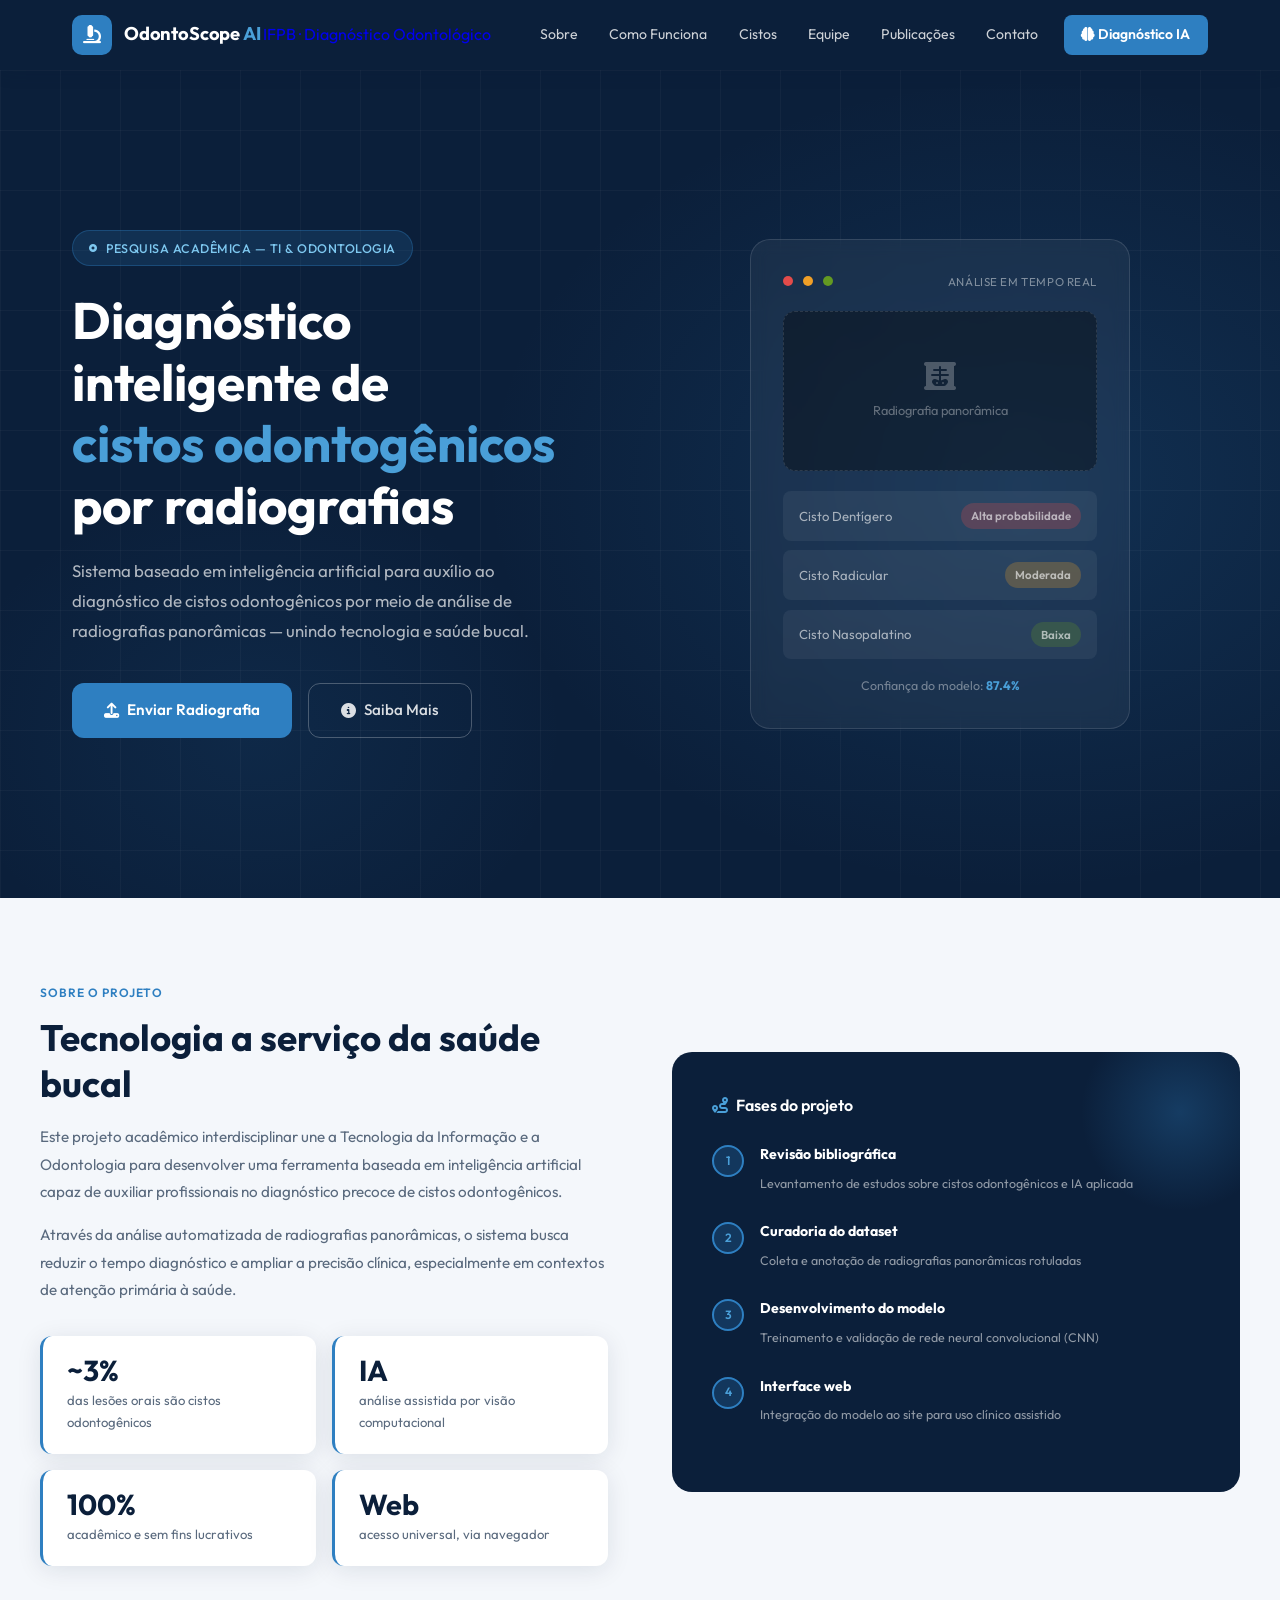
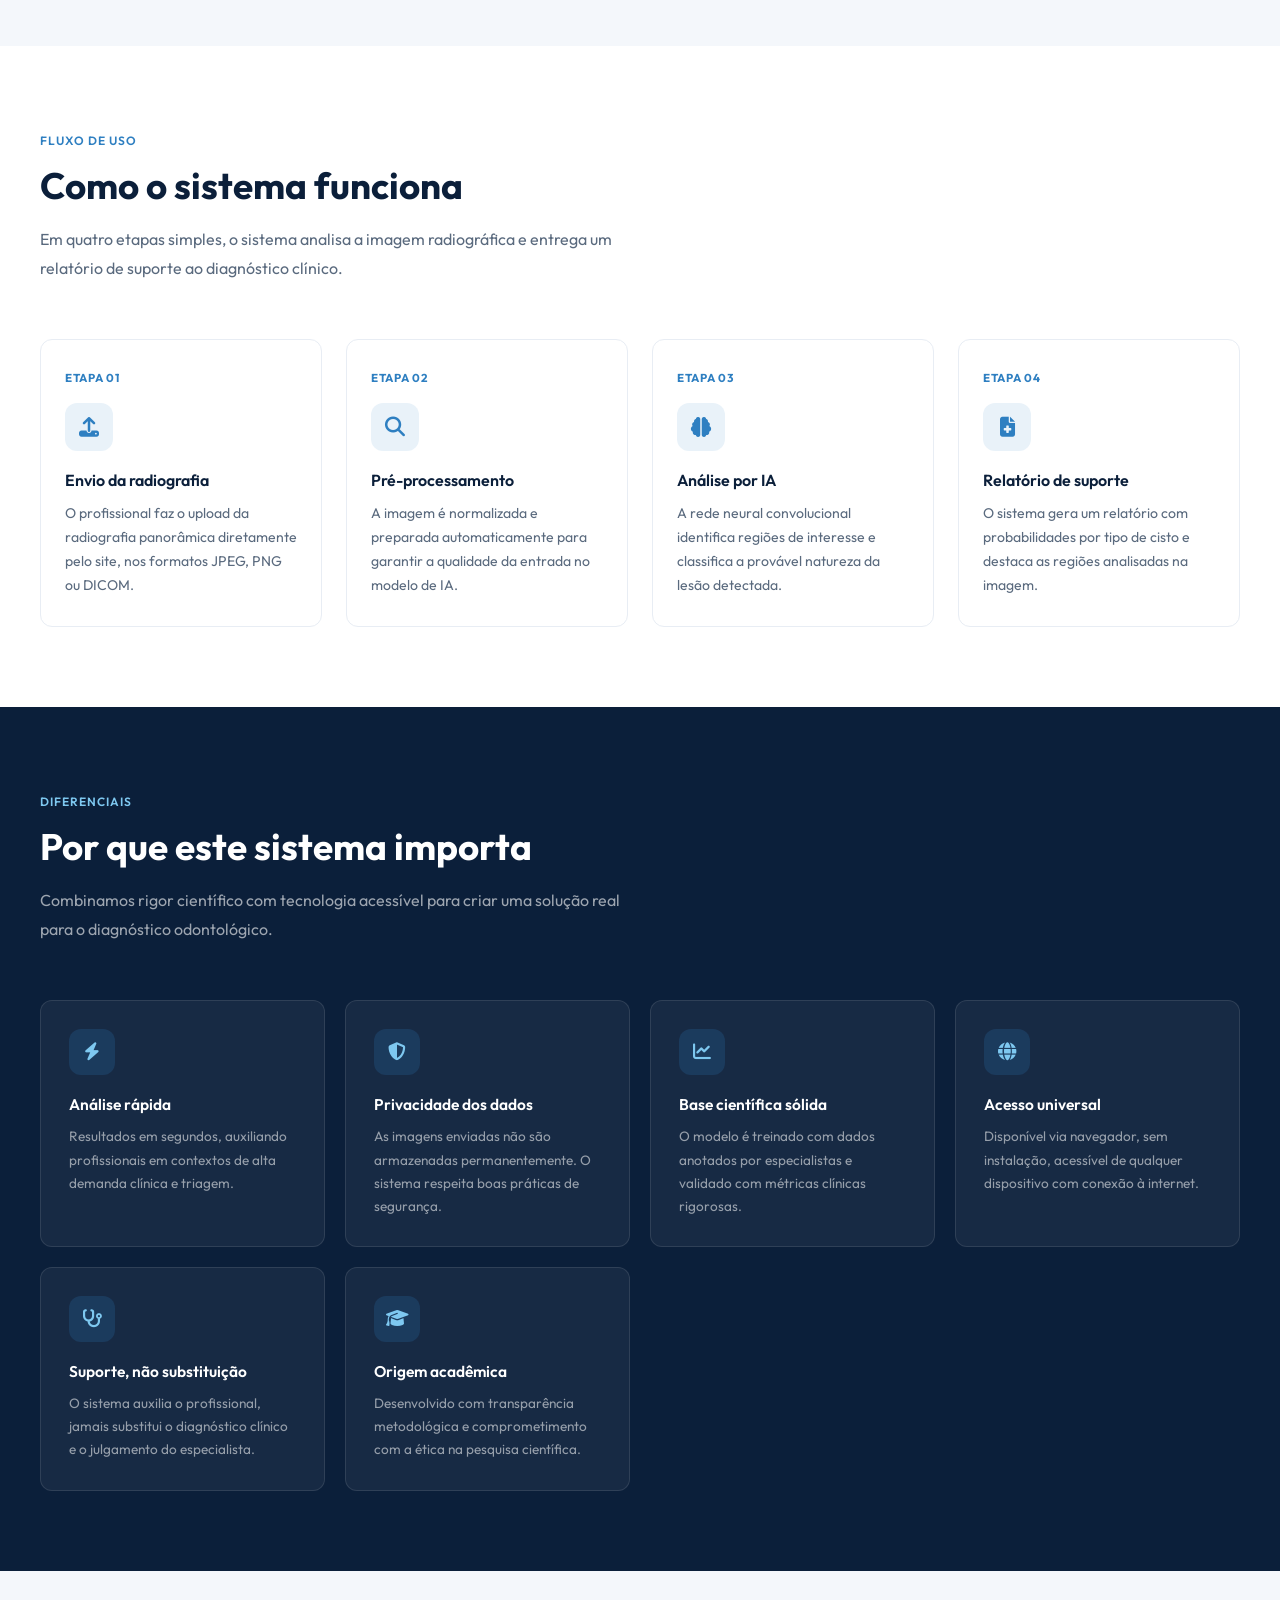
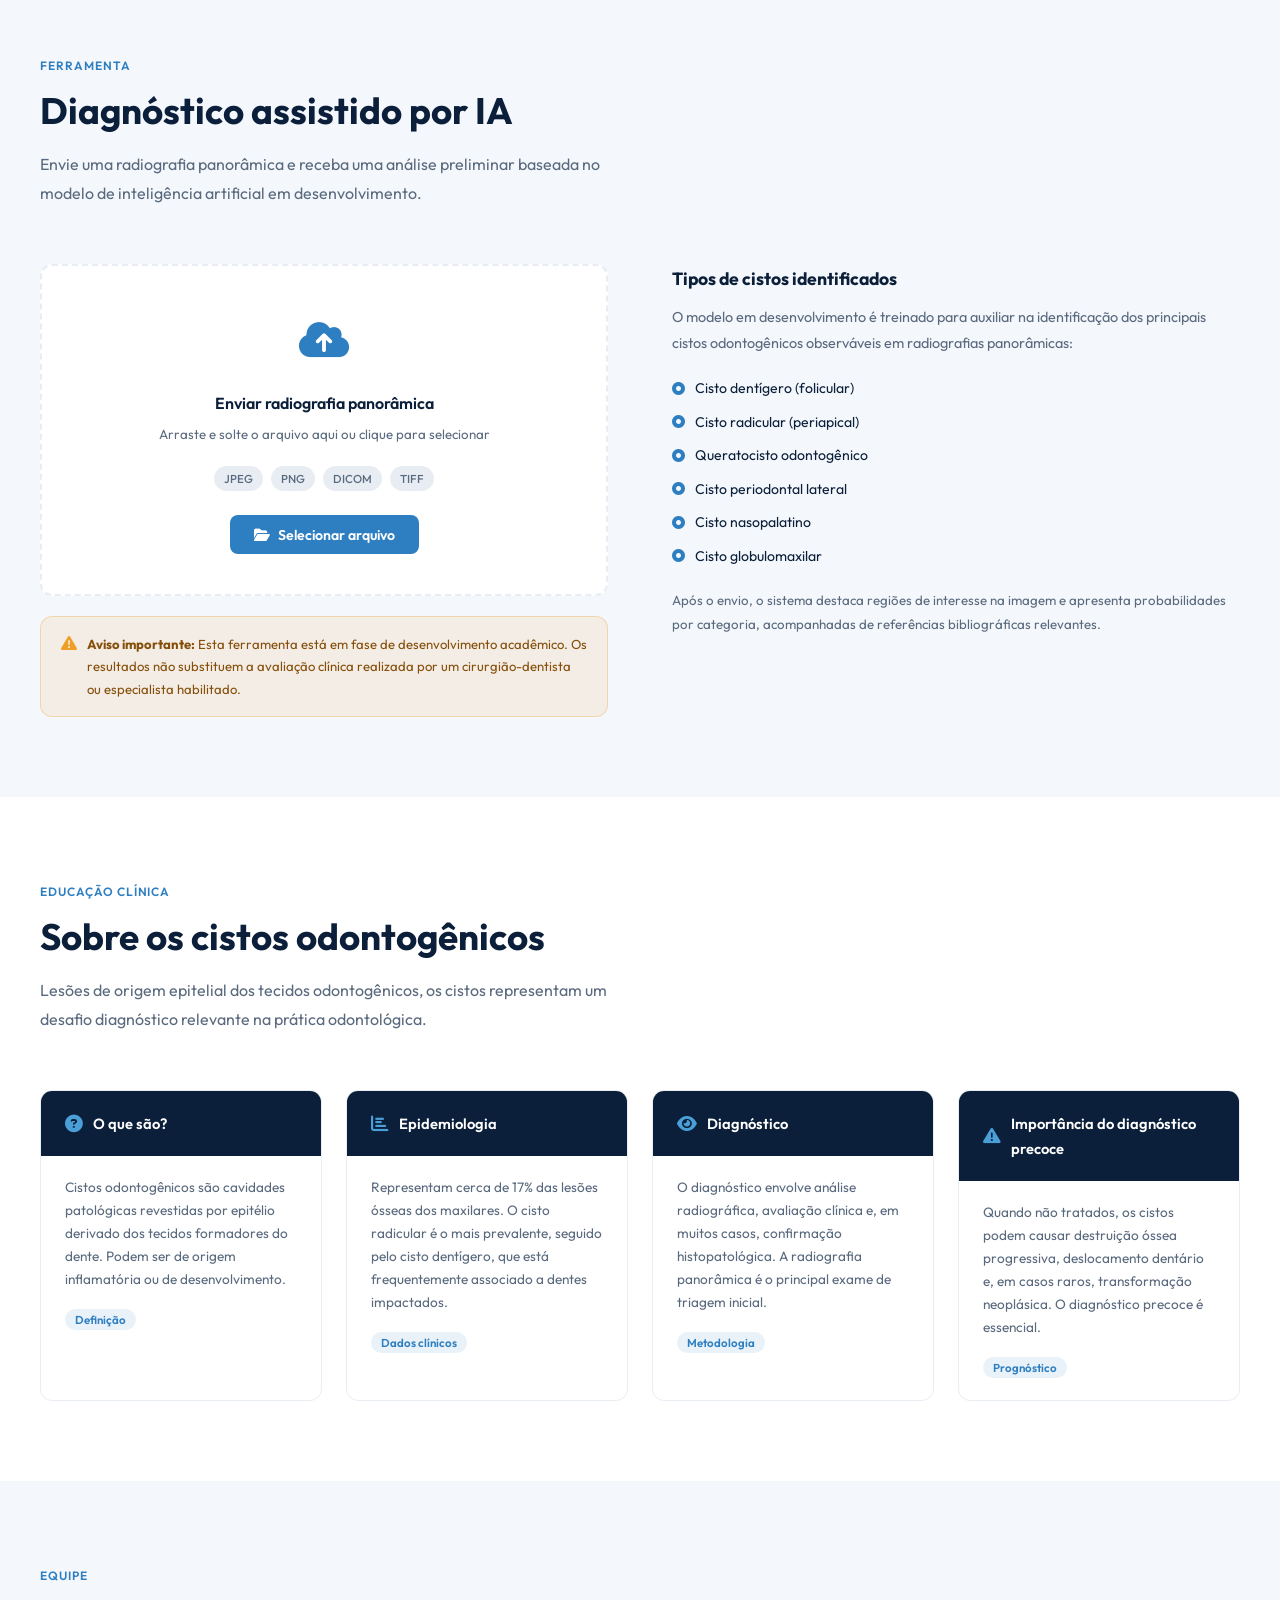
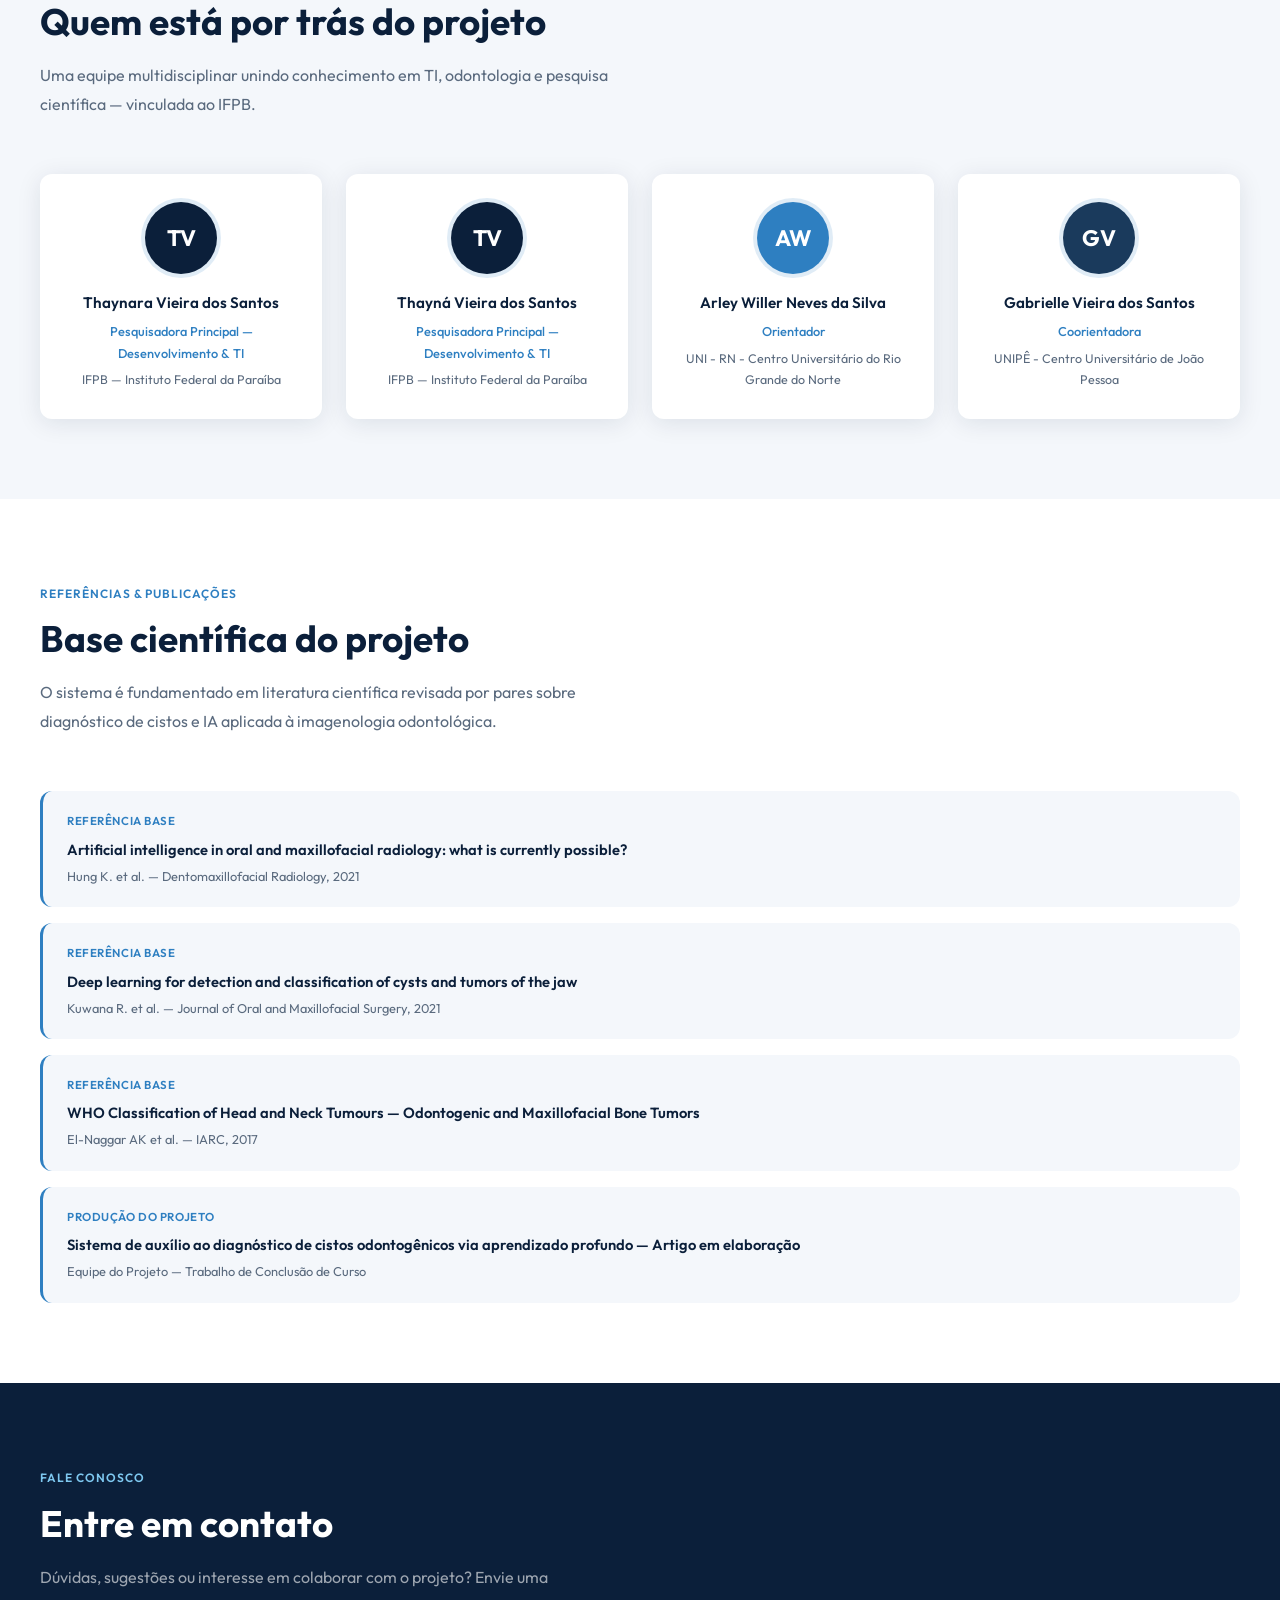
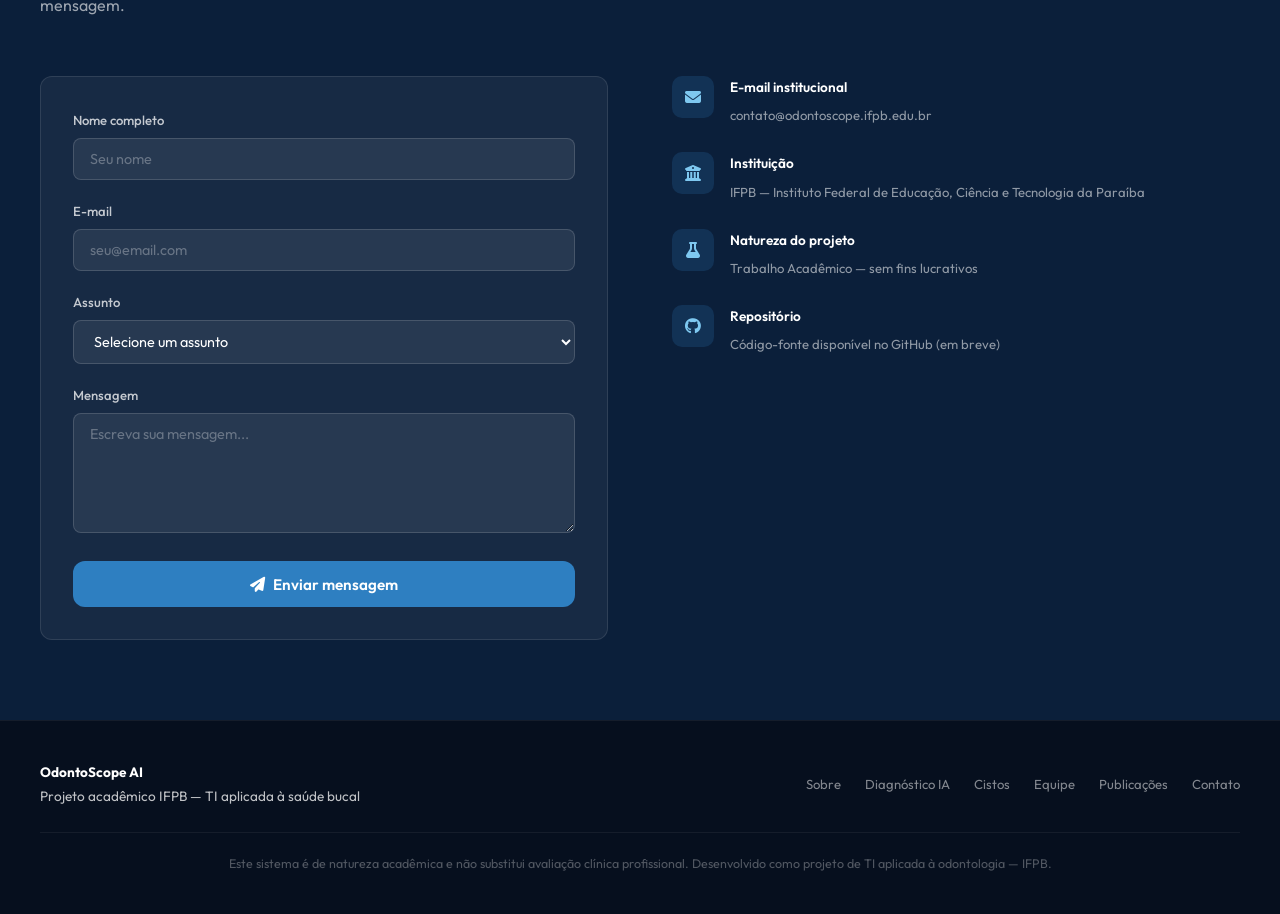
<file: index.html>
<!DOCTYPE html>
<html lang="pt-BR">
<head>
<meta charset="UTF-8">
<meta name="viewport" content="width=device-width, initial-scale=1.0">
<title>OdontoScope AI</title>
<link href="https://fonts.googleapis.com/css2?family=Outfit:wght@300;400;500;600;700&display=swap" rel="stylesheet">
<link rel="stylesheet" href="https://cdnjs.cloudflare.com/ajax/libs/font-awesome/6.5.0/css/all.min.css">
<style>
  *, *::before, *::after { box-sizing: border-box; margin: 0; padding: 0; }

  :root {
    --navy: #0B1F3A;
    --navy-mid: #102545;
    --navy-light: #1a3a5c;
    --accent: #2E7FC1;
    --accent-light: #4A9FD8;
    --white: #FFFFFF;
    --off-white: #F4F7FB;
    --gray-light: #E8EDF4;
    --gray-text: #5A6A7E;
    --text-dark: #0B1F3A;
    --font: 'Outfit', sans-serif;
    --radius: 12px;
    --shadow: 0 4px 24px rgba(11,31,58,0.10);
    --transition: 0.3s ease;
  }

  html { scroll-behavior: smooth; }

  body {
    font-family: var(--font);
    color: var(--text-dark);
    background: var(--white);
    line-height: 1.7;
    overflow-x: hidden;
  }

  /* ── HEADER ── */
  header {
    position: sticky;
    top: 0;
    z-index: 1000;
    background: var(--navy);
    box-shadow: 0 2px 16px rgba(11,31,58,0.18);
    transition: background var(--transition);
  }

  .header-inner {
    max-width: 1200px;
    margin: 0 auto;
    padding: 0 2rem;
    height: 70px;
    display: flex;
    align-items: center;
    justify-content: space-between;
  }

  .logo {
    display: flex;
    align-items: center;
    gap: 12px;
    text-decoration: none;
  }

  .logo-icon {
    width: 40px;
    height: 40px;
    background: var(--accent);
    border-radius: 10px;
    display: flex;
    align-items: center;
    justify-content: center;
    color: white;
    font-size: 18px;
    flex-shrink: 0;
  }

  .logo-text {
    color: var(--white);
    font-size: 1.15rem;
    font-weight: 700;
    line-height: 1.1;
    letter-spacing: -0.01em;
  }

  .logo-text .logo-ai {
    color: var(--accent-light);
    font-weight: 700;
  }

  nav { display: flex; align-items: center; gap: 0.25rem; }

  nav a {
    color: rgba(255,255,255,0.80);
    text-decoration: none;
    font-size: 0.88rem;
    font-weight: 400;
    padding: 0.45rem 0.85rem;
    border-radius: 8px;
    transition: all var(--transition);
    white-space: nowrap;
  }

  nav a:hover { color: var(--white); background: rgba(255,255,255,0.10); }

  .nav-cta {
    background: var(--accent) !important;
    color: var(--white) !important;
    font-weight: 600 !important;
    padding: 0.5rem 1.1rem !important;
    border-radius: 8px !important;
    margin-left: 0.5rem;
  }

  .nav-cta:hover { background: var(--accent-light) !important; }

  .hamburger {
    display: none;
    flex-direction: column;
    gap: 5px;
    background: none;
    border: none;
    cursor: pointer;
    padding: 4px;
  }

  .hamburger span {
    display: block;
    width: 24px;
    height: 2px;
    background: white;
    border-radius: 2px;
    transition: all var(--transition);
  }

  .mobile-nav {
    display: none;
    flex-direction: column;
    background: var(--navy-mid);
    padding: 1rem 2rem 1.5rem;
    border-top: 1px solid rgba(255,255,255,0.08);
  }

  .mobile-nav.open { display: flex; }

  .mobile-nav a {
    color: rgba(255,255,255,0.80);
    text-decoration: none;
    font-size: 0.95rem;
    padding: 0.65rem 0;
    border-bottom: 1px solid rgba(255,255,255,0.07);
    transition: color var(--transition);
  }

  .mobile-nav a:hover { color: var(--white); }
  .mobile-nav a:last-child { border-bottom: none; }

  /* ── HERO ── */
  .hero {
    background: var(--navy);
    min-height: 92vh;
    display: flex;
    align-items: center;
    position: relative;
    overflow: hidden;
  }

  .hero::before {
    content: '';
    position: absolute;
    inset: 0;
    background:
      radial-gradient(ellipse 60% 70% at 80% 50%, rgba(46,127,193,0.18) 0%, transparent 70%),
      radial-gradient(ellipse 40% 50% at 20% 80%, rgba(46,127,193,0.10) 0%, transparent 60%);
  }

  .hero-grid {
    position: absolute;
    inset: 0;
    background-image:
      linear-gradient(rgba(255,255,255,0.03) 1px, transparent 1px),
      linear-gradient(90deg, rgba(255,255,255,0.03) 1px, transparent 1px);
    background-size: 60px 60px;
  }

  .hero-inner {
    max-width: 1200px;
    margin: 0 auto;
    padding: 5rem 2rem;
    display: grid;
    grid-template-columns: 1fr 1fr;
    gap: 4rem;
    align-items: center;
    position: relative;
    z-index: 1;
  }

  .hero-badge {
    display: inline-flex;
    align-items: center;
    gap: 8px;
    background: rgba(46,127,193,0.18);
    border: 1px solid rgba(46,127,193,0.35);
    color: #7EC8F0;
    font-size: 0.78rem;
    font-weight: 500;
    padding: 0.4rem 1rem;
    border-radius: 50px;
    margin-bottom: 1.5rem;
    letter-spacing: 0.04em;
    text-transform: uppercase;
  }

  .hero-title {
    font-size: clamp(2rem, 4vw, 3.2rem);
    font-weight: 700;
    color: var(--white);
    line-height: 1.2;
    margin-bottom: 1.25rem;
  }

  .hero-title span { color: var(--accent-light); }

  .hero-desc {
    font-size: 1.05rem;
    color: rgba(255,255,255,0.68);
    max-width: 500px;
    margin-bottom: 2.25rem;
    line-height: 1.8;
  }

  .hero-actions { display: flex; gap: 1rem; flex-wrap: wrap; }

  .btn-primary {
    background: var(--accent);
    color: var(--white);
    font-family: var(--font);
    font-size: 0.95rem;
    font-weight: 600;
    padding: 0.85rem 2rem;
    border-radius: var(--radius);
    border: none;
    cursor: pointer;
    text-decoration: none;
    display: inline-flex;
    align-items: center;
    gap: 8px;
    transition: all var(--transition);
  }

  .btn-primary:hover { background: var(--accent-light); transform: translateY(-2px); }

  .btn-outline {
    background: transparent;
    color: rgba(255,255,255,0.85);
    font-family: var(--font);
    font-size: 0.95rem;
    font-weight: 500;
    padding: 0.85rem 2rem;
    border-radius: var(--radius);
    border: 1px solid rgba(255,255,255,0.25);
    cursor: pointer;
    text-decoration: none;
    display: inline-flex;
    align-items: center;
    gap: 8px;
    transition: all var(--transition);
  }

  .btn-outline:hover { border-color: rgba(255,255,255,0.55); color: white; }

  .hero-visual {
    display: flex;
    justify-content: center;
    align-items: center;
  }

  .xray-card {
    background: rgba(255,255,255,0.05);
    border: 1px solid rgba(255,255,255,0.12);
    border-radius: 20px;
    padding: 2rem;
    width: 100%;
    max-width: 380px;
    backdrop-filter: blur(8px);
  }

  .xray-header {
    display: flex;
    align-items: center;
    gap: 10px;
    margin-bottom: 1.25rem;
  }

  .xray-dot { width: 10px; height: 10px; border-radius: 50%; }
  .dot-red { background: #E24B4A; }
  .dot-yellow { background: #EF9F27; }
  .dot-green { background: #639922; }

  .xray-label {
    margin-left: auto;
    font-size: 0.72rem;
    color: rgba(255,255,255,0.45);
    letter-spacing: 0.05em;
    text-transform: uppercase;
  }

  .xray-image-placeholder {
    background: rgba(0,0,0,0.35);
    border-radius: 12px;
    height: 160px;
    display: flex;
    flex-direction: column;
    align-items: center;
    justify-content: center;
    gap: 8px;
    color: rgba(255,255,255,0.35);
    font-size: 0.8rem;
    margin-bottom: 1.25rem;
    border: 1px dashed rgba(255,255,255,0.12);
    position: relative;
    overflow: hidden;
  }

  .xray-image-placeholder::after {
    content: '';
    position: absolute;
    top: 0; left: -60%;
    width: 40%; height: 100%;
    background: linear-gradient(90deg, transparent, rgba(255,255,255,0.04), transparent);
    animation: shimmer 2.5s infinite;
  }

  @keyframes shimmer { to { left: 120%; } }

  .xray-image-placeholder i { font-size: 2rem; color: rgba(255,255,255,0.25); }

  .result-bar {
    background: rgba(255,255,255,0.06);
    border-radius: 8px;
    padding: 0.75rem 1rem;
    margin-bottom: 0.6rem;
    display: flex;
    align-items: center;
    justify-content: space-between;
    font-size: 0.82rem;
  }

  .result-bar span { color: rgba(255,255,255,0.60); }

  .result-pill {
    font-size: 0.72rem;
    font-weight: 600;
    padding: 3px 10px;
    border-radius: 50px;
  }

  .pill-green { background: rgba(99,153,34,0.25); color: #97C459; }
  .pill-yellow { background: rgba(239,159,39,0.25); color: #FAC775; }
  .pill-red { background: rgba(226,75,74,0.25); color: #F09595; }

  .confidence {
    margin-top: 1rem;
    font-size: 0.78rem;
    color: rgba(255,255,255,0.40);
    text-align: center;
  }

  .confidence strong { color: var(--accent-light); }

  /* ── SECTIONS SHARED ── */
  section { padding: 5rem 2rem; }

  .container { max-width: 1200px; margin: 0 auto; }

  .section-tag {
    display: inline-block;
    font-size: 0.75rem;
    font-weight: 600;
    letter-spacing: 0.08em;
    text-transform: uppercase;
    color: var(--accent);
    margin-bottom: 0.75rem;
  }

  .section-title {
    font-size: clamp(1.6rem, 3vw, 2.3rem);
    font-weight: 700;
    color: var(--navy);
    margin-bottom: 1rem;
    line-height: 1.25;
  }

  .section-desc {
    font-size: 1rem;
    color: var(--gray-text);
    max-width: 580px;
    line-height: 1.8;
  }

  .section-head { margin-bottom: 3.5rem; }

  /* ── SOBRE ── */
  #sobre { background: var(--off-white); }

  .sobre-grid {
    display: grid;
    grid-template-columns: 1fr 1fr;
    gap: 4rem;
    align-items: center;
  }

  .sobre-stats {
    display: grid;
    grid-template-columns: 1fr 1fr;
    gap: 1rem;
    margin-top: 2rem;
  }

  .stat-card {
    background: var(--white);
    border-radius: var(--radius);
    padding: 1.25rem 1.5rem;
    box-shadow: var(--shadow);
    border-left: 3px solid var(--accent);
  }

  .stat-number {
    font-size: 1.8rem;
    font-weight: 700;
    color: var(--navy);
    line-height: 1;
  }

  .stat-label {
    font-size: 0.82rem;
    color: var(--gray-text);
    margin-top: 0.3rem;
  }

  .sobre-image {
    background: var(--navy);
    border-radius: 20px;
    padding: 2.5rem;
    color: white;
    position: relative;
    overflow: hidden;
  }

  .sobre-image::before {
    content: '';
    position: absolute;
    top: -40px; right: -40px;
    width: 200px; height: 200px;
    background: radial-gradient(circle, rgba(46,127,193,0.3) 0%, transparent 70%);
  }

  .sobre-image-title {
    font-size: 1rem;
    font-weight: 600;
    margin-bottom: 1.5rem;
    position: relative;
    z-index: 1;
  }

  .timeline { position: relative; z-index: 1; }

  .timeline-item {
    display: flex;
    gap: 1rem;
    margin-bottom: 1.5rem;
  }

  .timeline-dot {
    width: 32px;
    height: 32px;
    border-radius: 50%;
    background: rgba(46,127,193,0.25);
    border: 2px solid var(--accent);
    display: flex;
    align-items: center;
    justify-content: center;
    font-size: 0.75rem;
    color: var(--accent-light);
    font-weight: 600;
    flex-shrink: 0;
    margin-top: 2px;
  }

  .timeline-text strong {
    display: block;
    font-size: 0.88rem;
    color: var(--white);
    margin-bottom: 2px;
  }

  .timeline-text span {
    font-size: 0.78rem;
    color: rgba(255,255,255,0.55);
  }

  /* ── COMO FUNCIONA ── */
  .steps-grid {
    display: grid;
    grid-template-columns: repeat(auto-fit, minmax(220px, 1fr));
    gap: 1.5rem;
  }

  .step-card {
    background: var(--white);
    border: 1px solid var(--gray-light);
    border-radius: var(--radius);
    padding: 1.75rem 1.5rem;
    transition: all var(--transition);
    position: relative;
  }

  .step-card:hover {
    box-shadow: var(--shadow);
    transform: translateY(-4px);
    border-color: rgba(46,127,193,0.25);
  }

  .step-number {
    font-size: 0.72rem;
    font-weight: 700;
    color: var(--accent);
    letter-spacing: 0.06em;
    text-transform: uppercase;
    margin-bottom: 1rem;
  }

  .step-icon {
    width: 48px;
    height: 48px;
    background: rgba(46,127,193,0.10);
    border-radius: 12px;
    display: flex;
    align-items: center;
    justify-content: center;
    color: var(--accent);
    font-size: 20px;
    margin-bottom: 1rem;
  }

  .step-card h3 {
    font-size: 1rem;
    font-weight: 600;
    color: var(--navy);
    margin-bottom: 0.5rem;
  }

  .step-card p {
    font-size: 0.88rem;
    color: var(--gray-text);
    line-height: 1.7;
  }

  /* ── DIFERENCIAIS ── */
  #diferenciais { background: var(--navy); }

  #diferenciais .section-title { color: var(--white); }
  #diferenciais .section-tag { color: #7EC8F0; }
  #diferenciais .section-desc { color: rgba(255,255,255,0.60); }

  .features-grid {
    display: grid;
    grid-template-columns: repeat(auto-fit, minmax(250px, 1fr));
    gap: 1.25rem;
  }

  .feature-card {
    background: rgba(255,255,255,0.05);
    border: 1px solid rgba(255,255,255,0.10);
    border-radius: var(--radius);
    padding: 1.75rem;
    transition: all var(--transition);
  }

  .feature-card:hover {
    background: rgba(255,255,255,0.08);
    border-color: rgba(46,127,193,0.35);
  }

  .feature-icon {
    width: 46px;
    height: 46px;
    background: rgba(46,127,193,0.20);
    border-radius: 12px;
    display: flex;
    align-items: center;
    justify-content: center;
    color: #7EC8F0;
    font-size: 18px;
    margin-bottom: 1rem;
  }

  .feature-card h3 {
    font-size: 0.97rem;
    font-weight: 600;
    color: var(--white);
    margin-bottom: 0.5rem;
  }

  .feature-card p {
    font-size: 0.85rem;
    color: rgba(255,255,255,0.55);
    line-height: 1.7;
  }

  /* ── DIAGNÓSTICO ── */
  #diagnostico { background: var(--off-white); }

  .diagnostico-wrapper {
    display: grid;
    grid-template-columns: 1fr 1fr;
    gap: 4rem;
    align-items: start;
  }

  .upload-area {
    background: var(--white);
    border: 2px dashed var(--gray-light);
    border-radius: var(--radius);
    padding: 2.5rem;
    text-align: center;
    transition: all var(--transition);
    cursor: pointer;
  }

  .upload-area:hover {
    border-color: var(--accent);
    background: rgba(46,127,193,0.03);
  }

  .upload-icon { font-size: 2.5rem; color: var(--accent); margin-bottom: 1rem; }

  .upload-area h3 { font-size: 1rem; font-weight: 600; color: var(--navy); margin-bottom: 0.4rem; }

  .upload-area p { font-size: 0.83rem; color: var(--gray-text); margin-bottom: 1.25rem; }

  .upload-formats {
    display: flex;
    gap: 0.5rem;
    justify-content: center;
    flex-wrap: wrap;
    margin-bottom: 1.5rem;
  }

  .format-tag {
    font-size: 0.72rem;
    font-weight: 500;
    background: var(--gray-light);
    color: var(--gray-text);
    padding: 3px 10px;
    border-radius: 50px;
  }

  .btn-upload {
    background: var(--accent);
    color: white;
    border: none;
    font-family: var(--font);
    font-size: 0.88rem;
    font-weight: 600;
    padding: 0.65rem 1.5rem;
    border-radius: 8px;
    cursor: pointer;
    transition: all var(--transition);
    display: inline-flex;
    align-items: center;
    gap: 8px;
  }

  .btn-upload:hover { background: var(--accent-light); }

  .aviso {
    background: rgba(239,159,39,0.10);
    border: 1px solid rgba(239,159,39,0.30);
    border-radius: var(--radius);
    padding: 1rem 1.25rem;
    margin-top: 1.25rem;
    display: flex;
    gap: 10px;
    align-items: flex-start;
    font-size: 0.82rem;
    color: #854F0B;
  }

  .aviso i { color: #EF9F27; font-size: 1rem; margin-top: 2px; flex-shrink: 0; }

  .diagnostico-info h3 {
    font-size: 1.1rem;
    font-weight: 700;
    color: var(--navy);
    margin-bottom: 0.75rem;
  }

  .diagnostico-info p {
    font-size: 0.9rem;
    color: var(--gray-text);
    line-height: 1.8;
    margin-bottom: 1.25rem;
  }

  .cist-list { list-style: none; display: flex; flex-direction: column; gap: 0.6rem; }

  .cist-list li {
    display: flex;
    align-items: center;
    gap: 10px;
    font-size: 0.88rem;
    color: var(--navy);
  }

  .cist-list li i { color: var(--accent); font-size: 0.8rem; }

  /* ── CISTOS ── */
  #cistos { background: var(--white); }

  .cistos-grid {
    display: grid;
    grid-template-columns: repeat(auto-fit, minmax(260px, 1fr));
    gap: 1.5rem;
    margin-top: 2rem;
  }

  .cisto-card {
    border: 1px solid var(--gray-light);
    border-radius: var(--radius);
    overflow: hidden;
    transition: all var(--transition);
  }

  .cisto-card:hover { box-shadow: var(--shadow); transform: translateY(-3px); }

  .cisto-card-header {
    background: var(--navy);
    padding: 1.25rem 1.5rem;
    display: flex;
    align-items: center;
    gap: 10px;
  }

  .cisto-card-header i { color: var(--accent-light); font-size: 1.1rem; }

  .cisto-card-header h3 {
    font-size: 0.92rem;
    font-weight: 600;
    color: var(--white);
  }

  .cisto-card-body { padding: 1.25rem 1.5rem; }

  .cisto-card-body p {
    font-size: 0.85rem;
    color: var(--gray-text);
    line-height: 1.7;
    margin-bottom: 0.85rem;
  }

  .cisto-badge {
    font-size: 0.72rem;
    font-weight: 600;
    padding: 3px 10px;
    border-radius: 50px;
    background: rgba(46,127,193,0.10);
    color: var(--accent);
  }

  /* ── EQUIPE ── */
  #equipe { background: var(--off-white); }

  .equipe-grid {
    display: grid;
    grid-template-columns: repeat(auto-fit, minmax(200px, 1fr));
    gap: 1.5rem;
  }

  .membro-card {
    background: var(--white);
    border-radius: var(--radius);
    padding: 1.75rem 1.25rem;
    text-align: center;
    box-shadow: var(--shadow);
    transition: all var(--transition);
    position: relative;
    overflow: hidden;
  }

  .membro-card::before {
    content: '';
    position: absolute;
    top: 0; left: 0; right: 0;
    height: 3px;
    background: linear-gradient(90deg, var(--accent), var(--accent-light));
    opacity: 0;
    transition: opacity var(--transition);
  }

  .membro-card:hover { transform: translateY(-4px); }
  .membro-card:hover::before { opacity: 1; }

  .avatar {
    width: 72px;
    height: 72px;
    border-radius: 50%;
    background: var(--navy);
    display: flex;
    align-items: center;
    justify-content: center;
    font-size: 1.4rem;
    font-weight: 700;
    color: white;
    margin: 0 auto 1rem;
    box-shadow: 0 0 0 4px rgba(46,127,193,0.15);
    transition: box-shadow var(--transition);
  }

  .membro-card:hover .avatar { box-shadow: 0 0 0 7px rgba(46,127,193,0.25); }

  .membro-card h3 { font-size: 0.95rem; font-weight: 600; color: var(--navy); margin-bottom: 0.3rem; }
  .membro-card .role { font-size: 0.8rem; color: var(--accent); font-weight: 500; margin-bottom: 0.3rem; }
  .membro-card .inst { font-size: 0.78rem; color: var(--gray-text); }

  /* ── PUBLICAÇÕES ── */
  #publicacoes { background: var(--white); }

  .pub-list { display: flex; flex-direction: column; gap: 1rem; }

  .pub-item {
    background: var(--off-white);
    border-radius: var(--radius);
    padding: 1.25rem 1.5rem;
    border-left: 3px solid var(--accent);
    transition: all var(--transition);
  }

  .pub-item:hover { box-shadow: var(--shadow); }

  .pub-year {
    font-size: 0.72rem;
    font-weight: 600;
    color: var(--accent);
    text-transform: uppercase;
    letter-spacing: 0.05em;
    margin-bottom: 0.35rem;
  }

  .pub-title { font-size: 0.92rem; font-weight: 600; color: var(--navy); margin-bottom: 0.25rem; }
  .pub-authors { font-size: 0.80rem; color: var(--gray-text); }

  /* ── CONTATO ── */
  #contato { background: var(--navy); }
  #contato .section-title { color: var(--white); }
  #contato .section-tag { color: #7EC8F0; }
  #contato .section-desc { color: rgba(255,255,255,0.60); }

  .contato-grid {
    display: grid;
    grid-template-columns: 1fr 1fr;
    gap: 4rem;
    align-items: start;
  }

  .contact-form {
    background: rgba(255,255,255,0.05);
    border: 1px solid rgba(255,255,255,0.10);
    border-radius: var(--radius);
    padding: 2rem;
  }

  .form-group { margin-bottom: 1.25rem; }

  .form-group label {
    display: block;
    font-size: 0.82rem;
    font-weight: 500;
    color: rgba(255,255,255,0.75);
    margin-bottom: 0.4rem;
  }

  .form-group input,
  .form-group textarea,
  .form-group select {
    width: 100%;
    background: rgba(255,255,255,0.07);
    border: 1px solid rgba(255,255,255,0.15);
    border-radius: 8px;
    padding: 0.7rem 1rem;
    color: white;
    font-family: var(--font);
    font-size: 0.9rem;
    outline: none;
    transition: border-color var(--transition);
  }

  .form-group input::placeholder,
  .form-group textarea::placeholder { color: rgba(255,255,255,0.30); }

  .form-group input:focus,
  .form-group textarea:focus { border-color: var(--accent); }

  .form-group textarea { resize: vertical; min-height: 120px; }

  .contact-info { display: flex; flex-direction: column; gap: 1.5rem; }

  .contact-item {
    display: flex;
    gap: 1rem;
    align-items: flex-start;
  }

  .contact-item-icon {
    width: 42px;
    height: 42px;
    background: rgba(46,127,193,0.20);
    border-radius: 10px;
    display: flex;
    align-items: center;
    justify-content: center;
    color: #7EC8F0;
    font-size: 16px;
    flex-shrink: 0;
  }

  .contact-item-text strong {
    display: block;
    font-size: 0.85rem;
    font-weight: 600;
    color: var(--white);
    margin-bottom: 2px;
  }

  .contact-item-text span { font-size: 0.82rem; color: rgba(255,255,255,0.55); }

  /* ── FOOTER ── */
  footer {
    background: #060F1E;
    padding: 2.5rem 2rem;
    border-top: 1px solid rgba(255,255,255,0.06);
  }

  .footer-inner {
    max-width: 1200px;
    margin: 0 auto;
    display: flex;
    align-items: center;
    justify-content: space-between;
    flex-wrap: wrap;
    gap: 1rem;
  }

  .footer-brand { color: rgba(255,255,255,0.75); font-size: 0.85rem; }
  .footer-brand strong { color: white; }

  .footer-links { display: flex; gap: 1.5rem; flex-wrap: wrap; }

  .footer-links a {
    color: rgba(255,255,255,0.50);
    text-decoration: none;
    font-size: 0.82rem;
    transition: color var(--transition);
  }

  .footer-links a:hover { color: rgba(255,255,255,0.85); }

  .footer-note {
    max-width: 1200px;
    margin: 1.5rem auto 0;
    padding-top: 1.25rem;
    border-top: 1px solid rgba(255,255,255,0.06);
    font-size: 0.78rem;
    color: rgba(255,255,255,0.30);
    text-align: center;
  }

  /* ── RESPONSIVE ── */
  @media (max-width: 900px) {
    .hero-inner { grid-template-columns: 1fr; gap: 3rem; }
    .hero-visual { order: -1; }
    .sobre-grid { grid-template-columns: 1fr; }
    .diagnostico-wrapper { grid-template-columns: 1fr; }
    .contato-grid { grid-template-columns: 1fr; }
  }

  @media (max-width: 768px) {
    nav { display: none; }
    .hamburger { display: flex; }
    section { padding: 3.5rem 1.25rem; }
    .sobre-stats { grid-template-columns: 1fr 1fr; }
    .footer-inner { flex-direction: column; text-align: center; }
    .footer-links { justify-content: center; }
    .back-to-top { bottom: 1.25rem; right: 1.25rem; }
  }

  @media (max-width: 480px) {
    .header-inner { padding: 0 1.25rem; }
    .hero-actions { flex-direction: column; }
    .btn-primary, .btn-outline { justify-content: center; }
    .sobre-stats { grid-template-columns: 1fr; }
  }

  /* ── SCROLL PROGRESS ── */
  .scroll-progress {
    position: fixed;
    top: 70px;
    left: 0;
    height: 3px;
    background: linear-gradient(90deg, var(--accent), var(--accent-light));
    width: 0%;
    z-index: 999;
    transition: width 0.08s linear;
  }

  /* ── BACK TO TOP ── */
  .back-to-top {
    position: fixed;
    bottom: 2rem;
    right: 2rem;
    width: 44px;
    height: 44px;
    background: var(--accent);
    color: white;
    border: none;
    border-radius: 50%;
    cursor: pointer;
    display: flex;
    align-items: center;
    justify-content: center;
    font-size: 16px;
    box-shadow: 0 4px 16px rgba(46,127,193,0.45);
    opacity: 0;
    transform: translateY(16px);
    transition: all var(--transition);
    z-index: 998;
  }

  .back-to-top.visible { opacity: 1; transform: translateY(0); }
  .back-to-top:hover { background: var(--accent-light); transform: translateY(-2px); }

  /* ── SCROLL REVEAL ── */
  .reveal {
    opacity: 0;
    transform: translateY(28px);
    transition: opacity 0.6s ease, transform 0.6s ease;
  }
  .reveal.visible { opacity: 1; transform: translateY(0); }

  /* ── PULSE ANIMATION ── */
  @keyframes pulse-dot { 0%,100%{opacity:1} 50%{opacity:0.25} }
  .pulse-dot { animation: pulse-dot 2s ease-in-out infinite; }

  /* ── SECTION DIVIDER ── */
  .section-divider {
    width: 48px;
    height: 3px;
    background: linear-gradient(90deg, var(--accent), var(--accent-light));
    border-radius: 2px;
    margin: 1rem 0 2rem;
  }

  /* ── NAV ACTIVE STATE ── */
  nav a.active {
    color: var(--white);
    background: rgba(255,255,255,0.10);
  }
</style>
</head>
<body>

<div class="scroll-progress" id="scrollProgress"></div>
<button class="back-to-top" id="backToTop" onclick="window.scrollTo({top:0,behavior:'smooth'})" aria-label="Voltar ao topo">
  <i class="fa-solid fa-arrow-up"></i>
</button>

<!-- HEADER -->
<header>
  <div class="header-inner">
    <a href="#inicio" class="logo">
      <div class="logo-icon"><i class="fa-solid fa-microscope"></i></div>
      <div>
        <span class="logo-text">OdontoScope <span class="logo-ai">AI</span></span>
        <span class="logo-tagline">IFPB · Diagnóstico Odontológico</span>
      </div>
    </a>
    <nav>
      <a href="#sobre">Sobre</a>
      <a href="#como-funciona">Como Funciona</a>
      <a href="#cistos">Cistos</a>
      <a href="#equipe">Equipe</a>
      <a href="#publicacoes">Publicações</a>
      <a href="#contato">Contato</a>
      <a href="#diagnostico" class="nav-cta"><i class="fa-solid fa-brain"></i> Diagnóstico IA</a>
    </nav>
    <button class="hamburger" id="hamburger" aria-label="Menu">
      <span></span><span></span><span></span>
    </button>
  </div>
  <div class="mobile-nav" id="mobile-nav">
    <a href="#sobre">Sobre o Projeto</a>
    <a href="#como-funciona">Como Funciona</a>
    <a href="#diferenciais">Diferenciais</a>
    <a href="#diagnostico">Diagnóstico por IA</a>
    <a href="#cistos">Cistos Odontogênicos</a>
    <a href="#equipe">Equipe</a>
    <a href="#publicacoes">Publicações</a>
    <a href="#contato">Contato</a>
  </div>
</header>

<!-- HERO -->
<section class="hero" id="inicio">
  <div class="hero-grid"></div>
  <div class="hero-inner">
    <div class="hero-content">
      <div class="hero-badge">
        <i class="fa-solid fa-circle-dot pulse-dot" style="font-size:8px;"></i>
        Pesquisa Acadêmica — TI & Odontologia
      </div>
      <h1 class="hero-title">
        Diagnóstico inteligente de<br>
        <span>cistos odontogênicos</span><br>
        por radiografias
      </h1>
      <p class="hero-desc">
        Sistema baseado em inteligência artificial para auxílio ao diagnóstico de cistos odontogênicos por meio de análise de radiografias panorâmicas — unindo tecnologia e saúde bucal.
      </p>
      <div class="hero-actions">
        <a href="#diagnostico" class="btn-primary">
          <i class="fa-solid fa-upload"></i> Enviar Radiografia
        </a>
        <a href="#sobre" class="btn-outline">
          <i class="fa-solid fa-circle-info"></i> Saiba Mais
        </a>
      </div>
    </div>

    <div class="hero-visual">
      <div class="xray-card">
        <div class="xray-header">
          <div class="xray-dot dot-red"></div>
          <div class="xray-dot dot-yellow"></div>
          <div class="xray-dot dot-green"></div>
          <span class="xray-label">Análise em tempo real</span>
        </div>
        <div class="xray-image-placeholder">
          <i class="fa-solid fa-x-ray"></i>
          <span>Radiografia panorâmica</span>
        </div>
        <div class="result-bar">
          <span>Cisto Dentígero</span>
          <span class="result-pill pill-red">Alta probabilidade</span>
        </div>
        <div class="result-bar">
          <span>Cisto Radicular</span>
          <span class="result-pill pill-yellow">Moderada</span>
        </div>
        <div class="result-bar">
          <span>Cisto Nasopalatino</span>
          <span class="result-pill pill-green">Baixa</span>
        </div>
        <p class="confidence">Confiança do modelo: <strong>87.4%</strong></p>
      </div>
    </div>
  </div>
</section>

<!-- SOBRE -->
<section id="sobre">
  <div class="container">
    <div class="sobre-grid">
      <div>
        <span class="section-tag">Sobre o Projeto</span>
        <h2 class="section-title">Tecnologia a serviço da saúde bucal</h2>
        <p style="color: var(--gray-text); font-size: 0.95rem; line-height: 1.8; margin-bottom: 1rem;">
          Este projeto acadêmico interdisciplinar une a Tecnologia da Informação e a Odontologia para desenvolver uma ferramenta baseada em inteligência artificial capaz de auxiliar profissionais no diagnóstico precoce de cistos odontogênicos.
        </p>
        <p style="color: var(--gray-text); font-size: 0.95rem; line-height: 1.8;">
          Através da análise automatizada de radiografias panorâmicas, o sistema busca reduzir o tempo diagnóstico e ampliar a precisão clínica, especialmente em contextos de atenção primária à saúde.
        </p>
        <div class="sobre-stats">
          <div class="stat-card">
            <div class="stat-number">~3%</div>
            <div class="stat-label">das lesões orais são cistos odontogênicos</div>
          </div>
          <div class="stat-card">
            <div class="stat-number">IA</div>
            <div class="stat-label">análise assistida por visão computacional</div>
          </div>
          <div class="stat-card">
            <div class="stat-number">100%</div>
            <div class="stat-label">acadêmico e sem fins lucrativos</div>
          </div>
          <div class="stat-card">
            <div class="stat-number">Web</div>
            <div class="stat-label">acesso universal, via navegador</div>
          </div>
        </div>
      </div>

      <div class="sobre-image">
        <p class="sobre-image-title"><i class="fa-solid fa-route" style="margin-right:8px; color: var(--accent-light);"></i>Fases do projeto</p>
        <div class="timeline">
          <div class="timeline-item">
            <div class="timeline-dot">1</div>
            <div class="timeline-text">
              <strong>Revisão bibliográfica</strong>
              <span>Levantamento de estudos sobre cistos odontogênicos e IA aplicada</span>
            </div>
          </div>
          <div class="timeline-item">
            <div class="timeline-dot">2</div>
            <div class="timeline-text">
              <strong>Curadoria do dataset</strong>
              <span>Coleta e anotação de radiografias panorâmicas rotuladas</span>
            </div>
          </div>
          <div class="timeline-item">
            <div class="timeline-dot">3</div>
            <div class="timeline-text">
              <strong>Desenvolvimento do modelo</strong>
              <span>Treinamento e validação de rede neural convolucional (CNN)</span>
            </div>
          </div>
          <div class="timeline-item">
            <div class="timeline-dot">4</div>
            <div class="timeline-text">
              <strong>Interface web</strong>
              <span>Integração do modelo ao site para uso clínico assistido</span>
            </div>
          </div>
        </div>
      </div>
    </div>
  </div>
</section>

<!-- COMO FUNCIONA -->
<section id="como-funciona">
  <div class="container">
    <div class="section-head">
      <span class="section-tag">Fluxo de Uso</span>
      <h2 class="section-title">Como o sistema funciona</h2>
      <p class="section-desc">Em quatro etapas simples, o sistema analisa a imagem radiográfica e entrega um relatório de suporte ao diagnóstico clínico.</p>
    </div>
    <div class="steps-grid">
      <div class="step-card">
        <div class="step-number">Etapa 01</div>
        <div class="step-icon"><i class="fa-solid fa-upload"></i></div>
        <h3>Envio da radiografia</h3>
        <p>O profissional faz o upload da radiografia panorâmica diretamente pelo site, nos formatos JPEG, PNG ou DICOM.</p>
      </div>
      <div class="step-card">
        <div class="step-number">Etapa 02</div>
        <div class="step-icon"><i class="fa-solid fa-magnifying-glass"></i></div>
        <h3>Pré-processamento</h3>
        <p>A imagem é normalizada e preparada automaticamente para garantir a qualidade da entrada no modelo de IA.</p>
      </div>
      <div class="step-card">
        <div class="step-number">Etapa 03</div>
        <div class="step-icon"><i class="fa-solid fa-brain"></i></div>
        <h3>Análise por IA</h3>
        <p>A rede neural convolucional identifica regiões de interesse e classifica a provável natureza da lesão detectada.</p>
      </div>
      <div class="step-card">
        <div class="step-number">Etapa 04</div>
        <div class="step-icon"><i class="fa-solid fa-file-medical"></i></div>
        <h3>Relatório de suporte</h3>
        <p>O sistema gera um relatório com probabilidades por tipo de cisto e destaca as regiões analisadas na imagem.</p>
      </div>
    </div>
  </div>
</section>

<!-- DIFERENCIAIS -->
<section id="diferenciais">
  <div class="container">
    <div class="section-head">
      <span class="section-tag">Diferenciais</span>
      <h2 class="section-title">Por que este sistema importa</h2>
      <p class="section-desc">Combinamos rigor científico com tecnologia acessível para criar uma solução real para o diagnóstico odontológico.</p>
    </div>
    <div class="features-grid">
      <div class="feature-card">
        <div class="feature-icon"><i class="fa-solid fa-bolt"></i></div>
        <h3>Análise rápida</h3>
        <p>Resultados em segundos, auxiliando profissionais em contextos de alta demanda clínica e triagem.</p>
      </div>
      <div class="feature-card">
        <div class="feature-icon"><i class="fa-solid fa-shield-halved"></i></div>
        <h3>Privacidade dos dados</h3>
        <p>As imagens enviadas não são armazenadas permanentemente. O sistema respeita boas práticas de segurança.</p>
      </div>
      <div class="feature-card">
        <div class="feature-icon"><i class="fa-solid fa-chart-line"></i></div>
        <h3>Base científica sólida</h3>
        <p>O modelo é treinado com dados anotados por especialistas e validado com métricas clínicas rigorosas.</p>
      </div>
      <div class="feature-card">
        <div class="feature-icon"><i class="fa-solid fa-globe"></i></div>
        <h3>Acesso universal</h3>
        <p>Disponível via navegador, sem instalação, acessível de qualquer dispositivo com conexão à internet.</p>
      </div>
      <div class="feature-card">
        <div class="feature-icon"><i class="fa-solid fa-stethoscope"></i></div>
        <h3>Suporte, não substituição</h3>
        <p>O sistema auxilia o profissional, jamais substitui o diagnóstico clínico e o julgamento do especialista.</p>
      </div>
      <div class="feature-card">
        <div class="feature-icon"><i class="fa-solid fa-graduation-cap"></i></div>
        <h3>Origem acadêmica</h3>
        <p>Desenvolvido com transparência metodológica e comprometimento com a ética na pesquisa científica.</p>
      </div>
    </div>
  </div>
</section>

<!-- DIAGNÓSTICO -->
<section id="diagnostico">
  <div class="container">
    <div class="section-head">
      <span class="section-tag">Ferramenta</span>
      <h2 class="section-title">Diagnóstico assistido por IA</h2>
      <p class="section-desc">Envie uma radiografia panorâmica e receba uma análise preliminar baseada no modelo de inteligência artificial em desenvolvimento.</p>
    </div>
    <div class="diagnostico-wrapper">
      <div>
        <div class="upload-area" id="uploadArea" onclick="document.getElementById('fileInput').click()">
          <div class="upload-icon"><i class="fa-solid fa-cloud-arrow-up"></i></div>
          <h3>Enviar radiografia panorâmica</h3>
          <p>Arraste e solte o arquivo aqui ou clique para selecionar</p>
          <div class="upload-formats">
            <span class="format-tag">JPEG</span>
            <span class="format-tag">PNG</span>
            <span class="format-tag">DICOM</span>
            <span class="format-tag">TIFF</span>
          </div>
          <button class="btn-upload" onclick="event.stopPropagation()">
            <i class="fa-solid fa-folder-open"></i> Selecionar arquivo
          </button>
          <input type="file" id="fileInput" style="display:none" accept="image/*" onchange="handleFile(this)">
        </div>
        <div class="aviso">
          <i class="fa-solid fa-triangle-exclamation"></i>
          <span><strong>Aviso importante:</strong> Esta ferramenta está em fase de desenvolvimento acadêmico. Os resultados não substituem a avaliação clínica realizada por um cirurgião-dentista ou especialista habilitado.</span>
        </div>
      </div>

      <div class="diagnostico-info">
        <h3>Tipos de cistos identificados</h3>
        <p>O modelo em desenvolvimento é treinado para auxiliar na identificação dos principais cistos odontogênicos observáveis em radiografias panorâmicas:</p>
        <ul class="cist-list">
          <li><i class="fa-solid fa-circle-dot"></i> Cisto dentígero (folicular)</li>
          <li><i class="fa-solid fa-circle-dot"></i> Cisto radicular (periapical)</li>
          <li><i class="fa-solid fa-circle-dot"></i> Queratocisto odontogênico</li>
          <li><i class="fa-solid fa-circle-dot"></i> Cisto periodontal lateral</li>
          <li><i class="fa-solid fa-circle-dot"></i> Cisto nasopalatino</li>
          <li><i class="fa-solid fa-circle-dot"></i> Cisto globulomaxilar</li>
        </ul>
        <p style="margin-top: 1.25rem; font-size: 0.83rem;">
          Após o envio, o sistema destaca regiões de interesse na imagem e apresenta probabilidades por categoria, acompanhadas de referências bibliográficas relevantes.
        </p>
      </div>
    </div>
  </div>
</section>

<!-- CISTOS ODONTOGÊNICOS -->
<section id="cistos">
  <div class="container">
    <div class="section-head">
      <span class="section-tag">Educação Clínica</span>
      <h2 class="section-title">Sobre os cistos odontogênicos</h2>
      <p class="section-desc">Lesões de origem epitelial dos tecidos odontogênicos, os cistos representam um desafio diagnóstico relevante na prática odontológica.</p>
    </div>
    <div class="cistos-grid">
      <div class="cisto-card">
        <div class="cisto-card-header">
          <i class="fa-solid fa-circle-question"></i>
          <h3>O que são?</h3>
        </div>
        <div class="cisto-card-body">
          <p>Cistos odontogênicos são cavidades patológicas revestidas por epitélio derivado dos tecidos formadores do dente. Podem ser de origem inflamatória ou de desenvolvimento.</p>
          <span class="cisto-badge">Definição</span>
        </div>
      </div>
      <div class="cisto-card">
        <div class="cisto-card-header">
          <i class="fa-solid fa-chart-bar"></i>
          <h3>Epidemiologia</h3>
        </div>
        <div class="cisto-card-body">
          <p>Representam cerca de 17% das lesões ósseas dos maxilares. O cisto radicular é o mais prevalente, seguido pelo cisto dentígero, que está frequentemente associado a dentes impactados.</p>
          <span class="cisto-badge">Dados clínicos</span>
        </div>
      </div>
      <div class="cisto-card">
        <div class="cisto-card-header">
          <i class="fa-solid fa-eye"></i>
          <h3>Diagnóstico</h3>
        </div>
        <div class="cisto-card-body">
          <p>O diagnóstico envolve análise radiográfica, avaliação clínica e, em muitos casos, confirmação histopatológica. A radiografia panorâmica é o principal exame de triagem inicial.</p>
          <span class="cisto-badge">Metodologia</span>
        </div>
      </div>
      <div class="cisto-card">
        <div class="cisto-card-header">
          <i class="fa-solid fa-triangle-exclamation"></i>
          <h3>Importância do diagnóstico precoce</h3>
        </div>
        <div class="cisto-card-body">
          <p>Quando não tratados, os cistos podem causar destruição óssea progressiva, deslocamento dentário e, em casos raros, transformação neoplásica. O diagnóstico precoce é essencial.</p>
          <span class="cisto-badge">Prognóstico</span>
        </div>
      </div>
    </div>
  </div>
</section>

<!-- EQUIPE -->
<section id="equipe">
  <div class="container">
    <div class="section-head">
      <span class="section-tag">Equipe</span>
      <h2 class="section-title">Quem está por trás do projeto</h2>
      <p class="section-desc">Uma equipe multidisciplinar unindo conhecimento em TI, odontologia e pesquisa científica — vinculada ao IFPB.</p>
    </div>
    <div class="equipe-grid">
      <div class="membro-card">
        <div class="avatar" style="background: var(--navy);">TV</div>
        <h3>Thaynara Vieira dos Santos</h3>
        <div class="role">Pesquisadora Principal — Desenvolvimento & TI</div>
        <div class="inst">IFPB — Instituto Federal da Paraíba</div>
      </div>
      <div class="membro-card">
        <div class="avatar" style="background: var(--navy);">TV</div>
        <h3>Thayná Vieira dos Santos</h3>
        <div class="role">Pesquisadora Principal — Desenvolvimento & TI</div>
        <div class="inst">IFPB — Instituto Federal da Paraíba</div>
      </div>
      <div class="membro-card">
        <div class="avatar" style="background: var(--accent);">AW</div>
        <h3>Arley Willer Neves da Silva</h3>
        <div class="role">Orientador</div>
        <div class="inst">UNI - RN - Centro Universitário do Rio Grande do Norte</div>
      </div>
      <div class="membro-card">
        <div class="avatar" style="background: var(--navy-light);">GV</div>
        <h3>Gabrielle Vieira dos Santos</h3>
        <div class="role">Coorientadora</div>
        <div class="inst">UNIPÊ - Centro Universitário de João Pessoa</div>
      </div>
    </div>
  </div>
</section>

<!-- PUBLICAÇÕES -->
<section id="publicacoes">
  <div class="container">
    <div class="section-head">
      <span class="section-tag">Referências & Publicações</span>
      <h2 class="section-title">Base científica do projeto</h2>
      <p class="section-desc">O sistema é fundamentado em literatura científica revisada por pares sobre diagnóstico de cistos e IA aplicada à imagenologia odontológica.</p>
    </div>
    <div class="pub-list">
      <div class="pub-item">
        <div class="pub-year">Referência Base</div>
        <div class="pub-title">Artificial intelligence in oral and maxillofacial radiology: what is currently possible?</div>
        <div class="pub-authors">Hung K. et al. — Dentomaxillofacial Radiology, 2021</div>
      </div>
      <div class="pub-item">
        <div class="pub-year">Referência Base</div>
        <div class="pub-title">Deep learning for detection and classification of cysts and tumors of the jaw</div>
        <div class="pub-authors">Kuwana R. et al. — Journal of Oral and Maxillofacial Surgery, 2021</div>
      </div>
      <div class="pub-item">
        <div class="pub-year">Referência Base</div>
        <div class="pub-title">WHO Classification of Head and Neck Tumours — Odontogenic and Maxillofacial Bone Tumors</div>
        <div class="pub-authors">El-Naggar AK et al. — IARC, 2017</div>
      </div>
      <div class="pub-item">
        <div class="pub-year">Produção do Projeto</div>
        <div class="pub-title">Sistema de auxílio ao diagnóstico de cistos odontogênicos via aprendizado profundo — Artigo em elaboração</div>
        <div class="pub-authors">Equipe do Projeto — Trabalho de Conclusão de Curso</div>
      </div>
    </div>
  </div>
</section>

<!-- CONTATO -->
<section id="contato">
  <div class="container">
    <div class="section-head">
      <span class="section-tag">Fale Conosco</span>
      <h2 class="section-title">Entre em contato</h2>
      <p class="section-desc">Dúvidas, sugestões ou interesse em colaborar com o projeto? Envie uma mensagem.</p>
    </div>
    <div class="contato-grid">
      <div class="contact-form">
        <div class="form-group">
          <label>Nome completo</label>
          <input type="text" placeholder="Seu nome">
        </div>
        <div class="form-group">
          <label>E-mail</label>
          <input type="email" placeholder="seu@email.com">
        </div>
        <div class="form-group">
          <label>Assunto</label>
          <select>
            <option value="" disabled selected>Selecione um assunto</option>
            <option>Colaboração acadêmica</option>
            <option>Dúvidas sobre o sistema</option>
            <option>Participar como voluntário</option>
            <option>Imprensa</option>
            <option>Outro</option>
          </select>
        </div>
        <div class="form-group">
          <label>Mensagem</label>
          <textarea placeholder="Escreva sua mensagem..."></textarea>
        </div>
        <button class="btn-primary" style="width:100%; justify-content:center;">
          <i class="fa-solid fa-paper-plane"></i> Enviar mensagem
        </button>
      </div>

      <div class="contact-info">
        <div class="contact-item">
          <div class="contact-item-icon"><i class="fa-solid fa-envelope"></i></div>
          <div class="contact-item-text">
            <strong>E-mail institucional</strong>
            <span>contato@odontoscope.ifpb.edu.br</span>
          </div>
        </div>
        <div class="contact-item">
          <div class="contact-item-icon"><i class="fa-solid fa-building-columns"></i></div>
          <div class="contact-item-text">
            <strong>Instituição</strong>
            <span>IFPB — Instituto Federal de Educação, Ciência e Tecnologia da Paraíba</span>
          </div>
        </div>
        <div class="contact-item">
          <div class="contact-item-icon"><i class="fa-solid fa-flask"></i></div>
          <div class="contact-item-text">
            <strong>Natureza do projeto</strong>
            <span>Trabalho Acadêmico — sem fins lucrativos</span>
          </div>
        </div>
        <div class="contact-item">
          <div class="contact-item-icon"><i class="fa-brands fa-github"></i></div>
          <div class="contact-item-text">
            <strong>Repositório</strong>
            <span>Código-fonte disponível no GitHub (em breve)</span>
          </div>
        </div>
      </div>
    </div>
  </div>
</section>

<!-- FOOTER -->
<footer>
  <div class="footer-inner">
    <div class="footer-brand">
      <strong>OdontoScope AI</strong><br>
      Projeto acadêmico IFPB — TI aplicada à saúde bucal
    </div>
    <div class="footer-links">
      <a href="#sobre">Sobre</a>
      <a href="#diagnostico">Diagnóstico IA</a>
      <a href="#cistos">Cistos</a>
      <a href="#equipe">Equipe</a>
      <a href="#publicacoes">Publicações</a>
      <a href="#contato">Contato</a>
    </div>
  </div>
  <p class="footer-note">
    Este sistema é de natureza acadêmica e não substitui avaliação clínica profissional. Desenvolvido como projeto de TI aplicada à odontologia — IFPB.
  </p>
</footer>

<script>
  const hamburger = document.getElementById('hamburger');
  const mobileNav = document.getElementById('mobile-nav');

  hamburger.addEventListener('click', () => {
    mobileNav.classList.toggle('open');
  });

  function closeMobileNav() {
    mobileNav.classList.remove('open');
  }

  function handleFile(input) {
    if (input.files && input.files[0]) {
      const area = document.getElementById('uploadArea');
      const file = input.files[0];
      area.innerHTML = `
        <div class="upload-icon" style="color: #639922;"><i class="fa-solid fa-circle-check"></i></div>
        <h3 style="color: var(--navy);">Arquivo selecionado</h3>
        <p>${file.name}</p>
        <p style="color: #639922; font-size: 0.82rem; font-weight: 600;">Aguardando integração com o modelo de IA</p>
        <button class="btn-upload" style="background: var(--gray-text); margin-top: 0.5rem;" onclick="resetUpload()">
          <i class="fa-solid fa-rotate-left"></i> Remover arquivo
        </button>
      `;
    }
  }

  function resetUpload() {
    const area = document.getElementById('uploadArea');
    area.innerHTML = `
      <div class="upload-icon"><i class="fa-solid fa-cloud-arrow-up"></i></div>
      <h3>Enviar radiografia panorâmica</h3>
      <p>Arraste e solte o arquivo aqui ou clique para selecionar</p>
      <div class="upload-formats">
        <span class="format-tag">JPEG</span>
        <span class="format-tag">PNG</span>
        <span class="format-tag">DICOM</span>
        <span class="format-tag">TIFF</span>
      </div>
      <button class="btn-upload" onclick="event.stopPropagation()">
        <i class="fa-solid fa-folder-open"></i> Selecionar arquivo
      </button>
      <input type="file" id="fileInput" style="display:none" accept="image/*" onchange="handleFile(this)">
    `;
    area.onclick = () => document.getElementById('fileInput').click();
  }

  // Smooth scroll
  document.querySelectorAll('a[href^="#"]').forEach(a => {
    a.addEventListener('click', e => {
      const target = document.querySelector(a.getAttribute('href'));
      if (target) {
        e.preventDefault();
        target.scrollIntoView({ behavior: 'smooth', block: 'start' });
        closeMobileNav();
      }
    });
  });

  // Scroll progress bar + back to top + nav ativo
  const progressBar = document.getElementById('scrollProgress');
  const backToTop = document.getElementById('backToTop');

  window.addEventListener('scroll', () => {
    const scrollTop = window.scrollY;
    const docHeight = document.documentElement.scrollHeight - window.innerHeight;
    const pct = docHeight > 0 ? (scrollTop / docHeight) * 100 : 0;
    if (progressBar) progressBar.style.width = pct + '%';
    if (backToTop) backToTop.classList.toggle('visible', scrollTop > 400);

    const sections = document.querySelectorAll('section[id]');
    let current = '';
    sections.forEach(s => {
      if (window.scrollY >= s.offsetTop - 120) current = s.getAttribute('id');
    });
    document.querySelectorAll('nav a').forEach(a => {
      a.classList.toggle('active', a.getAttribute('href') === '#' + current);
    });
  });

  // Scroll reveal
  const revealEls = document.querySelectorAll('.step-card, .feature-card, .membro-card, .cisto-card, .pub-item, .stat-card, .sobre-grid > div, .section-head');
  revealEls.forEach(el => el.classList.add('reveal'));

  const observer = new IntersectionObserver((entries) => {
    entries.forEach((entry, i) => {
      if (entry.isIntersecting) {
        setTimeout(() => entry.target.classList.add('visible'), i * 80);
        observer.unobserve(entry.target);
      }
    });
  }, { threshold: 0.12 });

  document.querySelectorAll('.reveal').forEach(el => observer.observe(el));
</script>
</body>
</html>
</file>
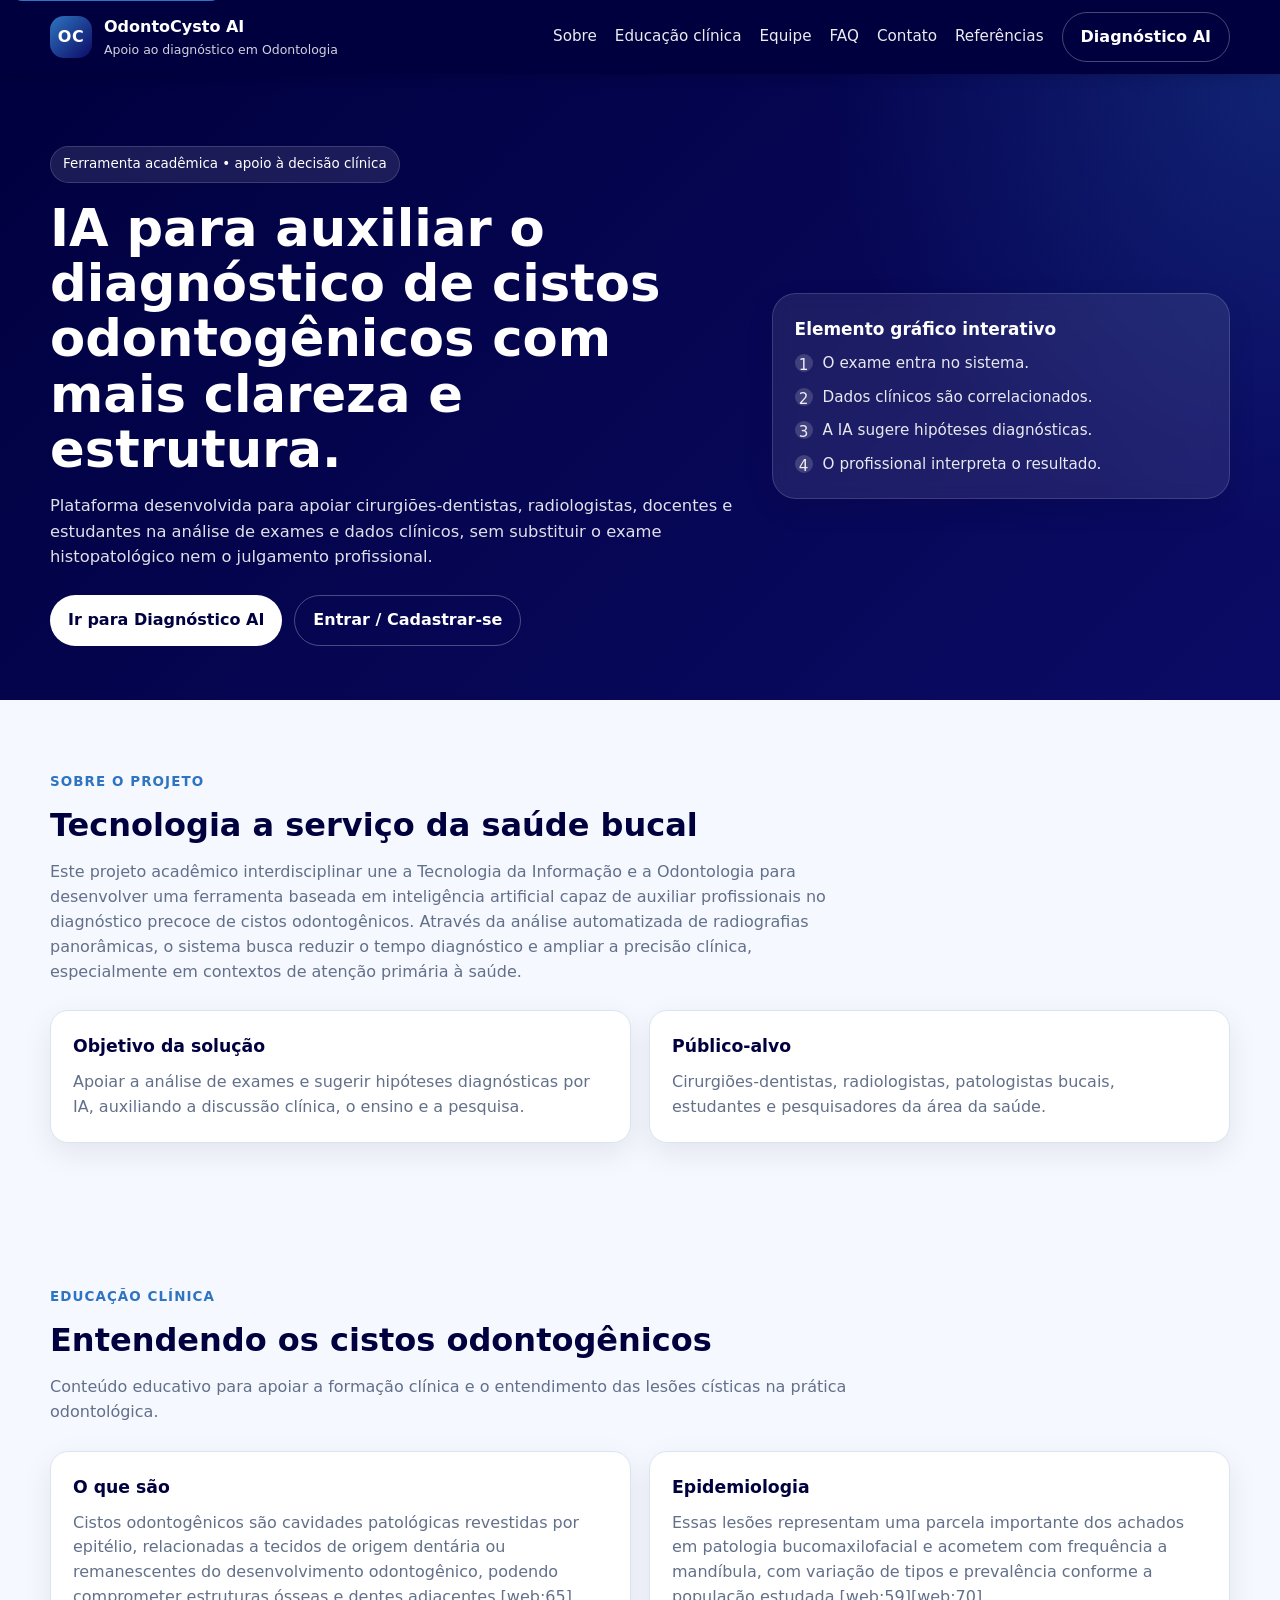
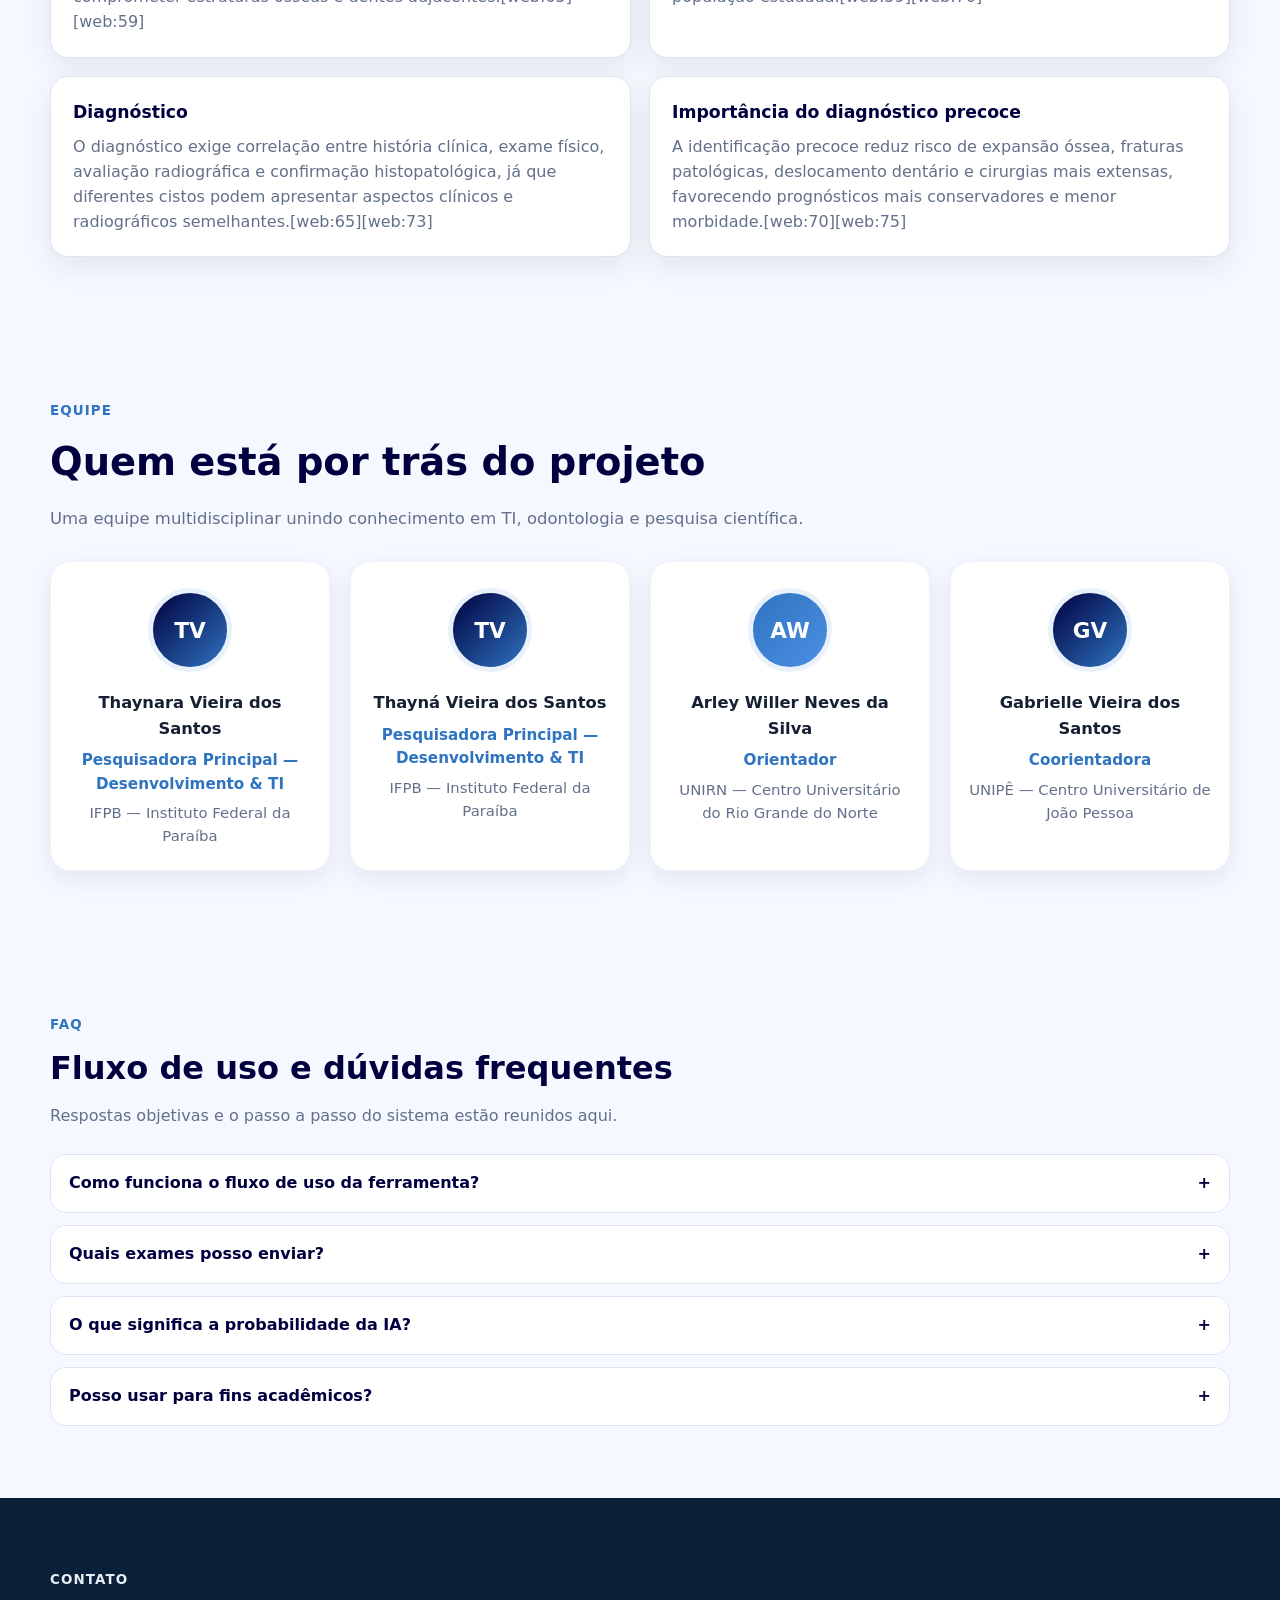
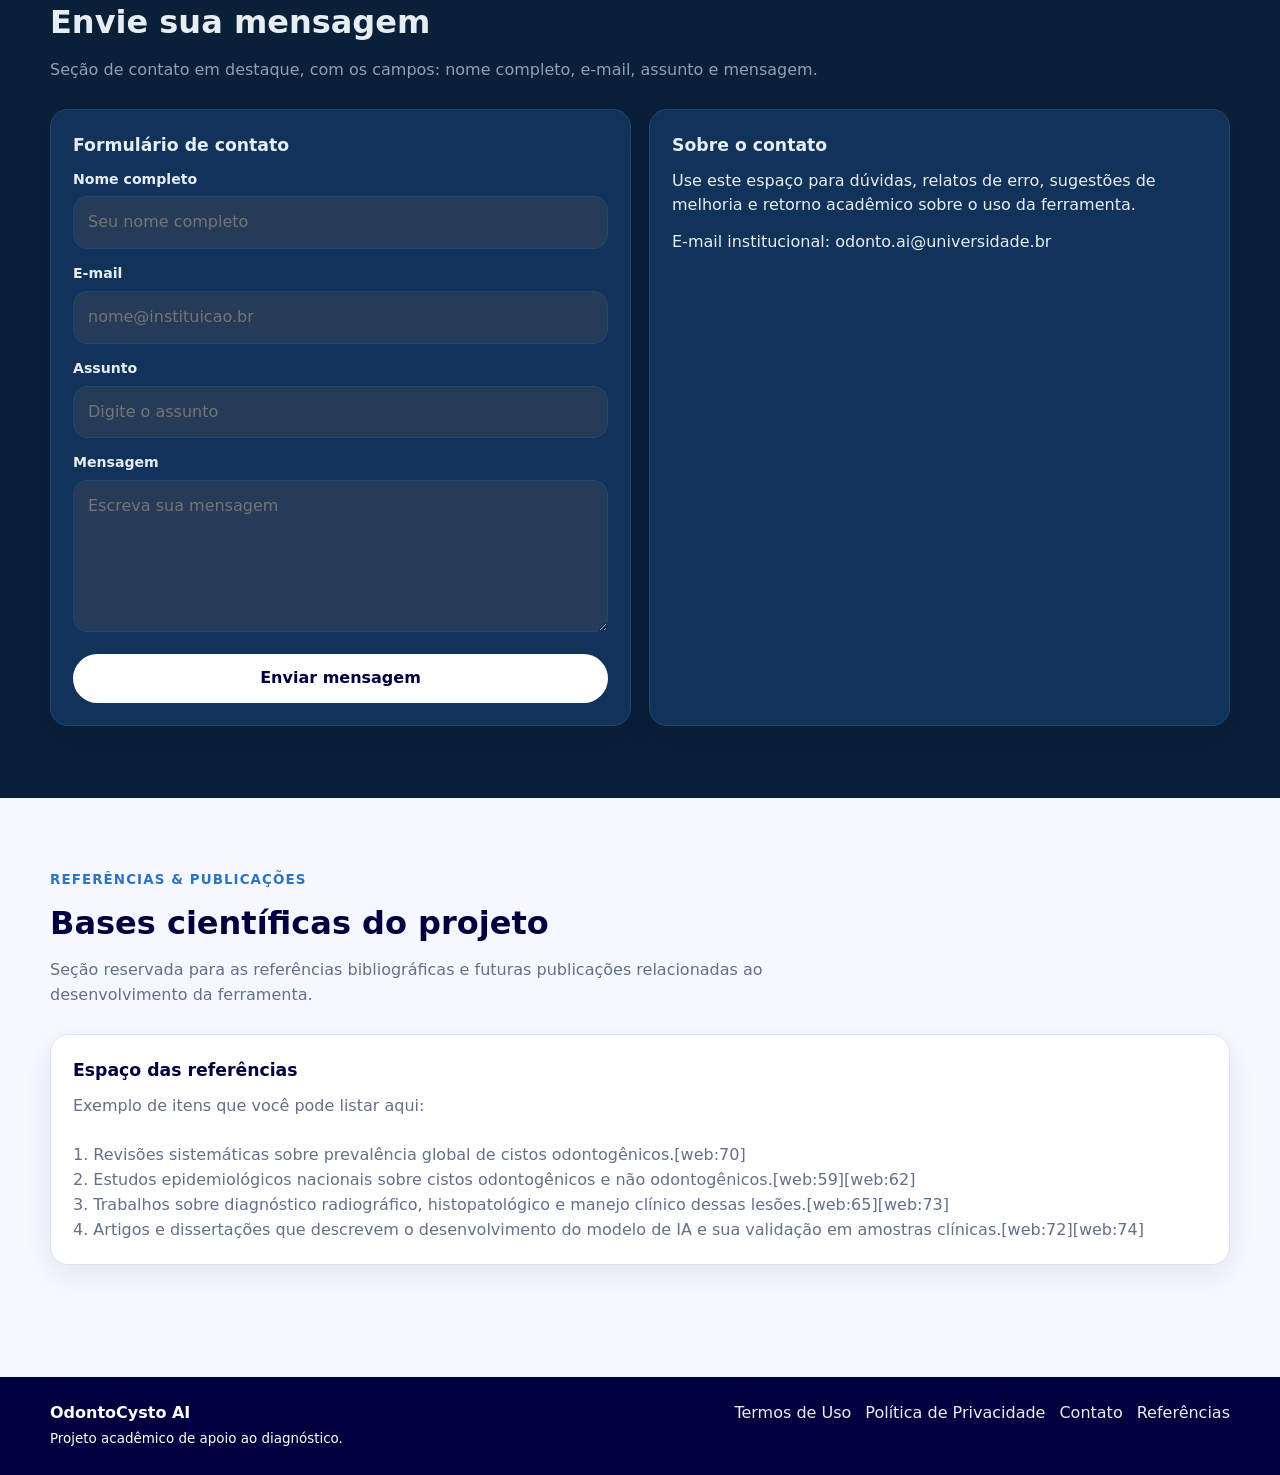
<file: public/index.html>
<!DOCTYPE html>
<html lang="pt-BR">
<head>
  <meta charset="UTF-8" />
  <meta name="viewport" content="width=device-width, initial-scale=1.0" />
  <title>OdontoCysto AI - Home</title>
  <link rel="stylesheet" href="style.css" />
</head>
<body>
  <a class="skip-link" href="#conteudo-principal">Pular para o conteúdo</a>

  <header class="topbar">
    <div class="container topbar-inner">
      <div class="brand">
        <div class="brand-mark" aria-hidden="true">OC</div>
        <div class="brand-text">
          <strong>OdontoCysto AI</strong>
          <span>Apoio ao diagnóstico em Odontologia</span>
        </div>
      </div>

      <nav class="nav" aria-label="Menu principal">
        <a href="#sobre">Sobre</a>
        <a href="#educacao-clinica">Educação clínica</a>
        <a href="#equipe">Equipe</a>
        <a href="#faq">FAQ</a>
        <a href="#suporte">Contato</a>
        <a href="#referencias">Referências</a>
        <button class="btn btn-outline" data-open-diagnostico>Diagnóstico AI</button>
      </nav>
    </div>
  </header>

  <main id="conteudo-principal">
    <!-- HERO / APRESENTAÇÃO -->
    <section class="hero">
      <div class="container hero-grid">
        <div>
          <div class="eyebrow">Ferramenta acadêmica • apoio à decisão clínica</div>
          <h1>IA para auxiliar o diagnóstico de cistos odontogênicos com mais clareza e estrutura.</h1>
          <p>
            Plataforma desenvolvida para apoiar cirurgiões-dentistas, radiologistas, docentes e estudantes
            na análise de exames e dados clínicos, sem substituir o exame histopatológico nem o julgamento profissional.
          </p>
          <div class="hero-actions">
            <button class="btn btn-primary" data-open-diagnostico>Ir para Diagnóstico AI</button>
            <button class="btn btn-outline" data-open-login>Entrar / Cadastrar-se</button>
          </div>
        </div>

        <aside class="hero-card" aria-label="Fluxo visual interativo">
          <h3>Elemento gráfico interativo</h3>
          <ul>
            <li><span class="dot" aria-hidden="true">1</span><span>O exame entra no sistema.</span></li>
            <li><span class="dot" aria-hidden="true">2</span><span>Dados clínicos são correlacionados.</span></li>
            <li><span class="dot" aria-hidden="true">3</span><span>A IA sugere hipóteses diagnósticas.</span></li>
            <li><span class="dot" aria-hidden="true">4</span><span>O profissional interpreta o resultado.</span></li>
          </ul>
        </aside>
      </div>
    </section>

    <!-- SOBRE O PROJETO -->
    <section id="sobre" class="section">
      <div class="container">
        <div class="section-title">
          <div class="kicker">Sobre o projeto</div>
          <h2>Tecnologia a serviço da saúde bucal</h2>
          <p>
            Este projeto acadêmico interdisciplinar une a Tecnologia da Informação e a Odontologia para desenvolver uma ferramenta baseada em inteligência artificial capaz de auxiliar profissionais no diagnóstico precoce de cistos odontogênicos.

Através da análise automatizada de radiografias panorâmicas, o sistema busca reduzir o tempo diagnóstico e ampliar a precisão clínica, especialmente em contextos de atenção primária à saúde.
          </p>
        </div>

        <div class="grid grid-2">
          <div class="card">
            <h3>Objetivo da solução</h3>
            <p>
              Apoiar a análise de exames e sugerir hipóteses diagnósticas por IA, auxiliando a discussão clínica,
              o ensino e a pesquisa.
            </p>
          </div>
          <div class="card">
            <h3>Público-alvo</h3>
            <p>
              Cirurgiões-dentistas, radiologistas, patologistas bucais, estudantes e pesquisadores da área da saúde.
            </p>
          </div>
        </div>
      </div>
    </section>

    <!-- EDUCAÇÃO CLÍNICA -->
    <section id="educacao-clinica" class="section">
      <div class="container">
        <div class="section-title">
          <div class="kicker">Educação clínica</div>
          <h2>Entendendo os cistos odontogênicos</h2>
          <p>
            Conteúdo educativo para apoiar a formação clínica e o entendimento das lesões císticas na prática odontológica.
          </p>
        </div>

        <div class="grid grid-2">
          <div class="card">
            <h3>O que são</h3>
            <p>
              Cistos odontogênicos são cavidades patológicas revestidas por epitélio, relacionadas a tecidos de origem dentária
              ou remanescentes do desenvolvimento odontogênico, podendo comprometer estruturas ósseas e dentes adjacentes.[web:65][web:59]
            </p>
          </div>
          <div class="card">
            <h3>Epidemiologia</h3>
            <p>
              Essas lesões representam uma parcela importante dos achados em patologia bucomaxilofacial e acometem com frequência
              a mandíbula, com variação de tipos e prevalência conforme a população estudada.[web:59][web:70]
            </p>
          </div>
          <div class="card">
            <h3>Diagnóstico</h3>
            <p>
              O diagnóstico exige correlação entre história clínica, exame físico, avaliação radiográfica e confirmação
              histopatológica, já que diferentes cistos podem apresentar aspectos clínicos e radiográficos semelhantes.[web:65][web:73]
            </p>
          </div>
          <div class="card">
            <h3>Importância do diagnóstico precoce</h3>
            <p>
              A identificação precoce reduz risco de expansão óssea, fraturas patológicas, deslocamento dentário e cirurgias
              mais extensas, favorecendo prognósticos mais conservadores e menor morbidade.[web:70][web:75]
            </p>
          </div>
        </div>
      </div>
    </section>

    <!-- EQUIPE -->
    <section id="equipe" class="section">
      <div class="container">
        <div class="team-header">
          <div class="kicker">Equipe</div>
          <h2>Quem está por trás do projeto</h2>
          <p>
            Uma equipe multidisciplinar unindo conhecimento em TI, odontologia e pesquisa científica.
          </p>
        </div>

        <div class="team-grid">
          <article class="team-card">
            <div class="avatar">TV</div>
            <h3>Thaynara Vieira dos Santos</h3>
            <div class="role">Pesquisadora Principal — Desenvolvimento & TI</div>
            <div class="affiliation">IFPB — Instituto Federal da Paraíba</div>
          </article>

          <article class="team-card">
            <div class="avatar">TV</div>
            <h3>Thayná Vieira dos Santos</h3>
            <div class="role">Pesquisadora Principal — Desenvolvimento & TI</div>
            <div class="affiliation">IFPB — Instituto Federal da Paraíba</div>
          </article>

          <article class="team-card">
            <div class="avatar alt">AW</div>
            <h3>Arley Willer Neves da Silva</h3>
            <div class="role">Orientador</div>
            <div class="affiliation">UNIRN — Centro Universitário do Rio Grande do Norte</div>
          </article>

          <article class="team-card">
            <div class="avatar">GV</div>
            <h3>Gabrielle Vieira dos Santos</h3>
            <div class="role">Coorientadora</div>
            <div class="affiliation">UNIPÊ — Centro Universitário de João Pessoa</div>
          </article>
        </div>
      </div>
    </section>

    <!-- FAQ -->
    <section id="faq" class="section">
      <div class="container">
        <div class="section-title">
          <div class="kicker">FAQ</div>
          <h2>Fluxo de uso e dúvidas frequentes</h2>
          <p>Respostas objetivas e o passo a passo do sistema estão reunidos aqui.</p>
        </div>

        <div class="grid" style="gap:12px;">
          <div class="faq-item">
            <button class="faq-q" aria-expanded="false">
              <span>Como funciona o fluxo de uso da ferramenta?</span><span aria-hidden="true">+</span>
            </button>
            <div class="faq-a">
              O usuário acessa a página inicial de login, escolhe entrar ou iniciar em modo teste, vai para a home, clica em
              “Diagnóstico AI”, envia a imagem do exame, preenche os dados clínicos e visualiza a sugestão diagnóstica com
              probabilidade e explicação em linguagem simples.
            </div>
          </div>

          <div class="faq-item">
            <button class="faq-q" aria-expanded="false">
              <span>Quais exames posso enviar?</span><span aria-hidden="true">+</span>
            </button>
            <div class="faq-a">
              Radiografias panorâmicas, periapicais e imagens de tomografia, conforme os cenários clínicos utilizados na
              pesquisa e na versão da ferramenta em desenvolvimento.[web:65]
            </div>
          </div>

          <div class="faq-item">
            <button class="faq-q" aria-expanded="false">
              <span>O que significa a probabilidade da IA?</span><span aria-hidden="true">+</span>
            </button>
            <div class="faq-a">
              É um indicador estatístico de confiança em uma hipótese sugerida pelo modelo, que deve sempre ser interpretado
              em conjunto com a avaliação clínica e o exame histopatológico, não como confirmação isolada.[web:65][web:73]
            </div>
          </div>

          <div class="faq-item">
            <button class="faq-q" aria-expanded="false">
              <span>Posso usar para fins acadêmicos?</span><span aria-hidden="true">+</span>
            </button>
            <div class="faq-a">
              Sim. O sistema foi pensado para pesquisa, ensino e demonstração em ambiente acadêmico, com foco em discussão de
              casos e educação clínica.
            </div>
          </div>
        </div>
      </div>
    </section>

    <!-- CONTATO (AZUL ALINHADO COM A HOME, UM POUCO MAIS ESCURO) -->
    <section id="suporte" class="section" style="background:#0A1F38;">
      <div class="container">
        <div class="section-title">
          <div class="kicker" style="color:#E6EDF3;">Contato</div>
          <h2 style="color:#E6EDF3;">Envie sua mensagem</h2>
          <p style="color:#8FA1B3;">
            Seção de contato em destaque, com os campos: nome completo, e-mail, assunto e mensagem.
          </p>
        </div>

        <div class="grid grid-2">
          <!-- Card do formulário -->
          <div class="card" style="background:#123359;color:#E6EDF3;border-color:#1F4775;">
            <h3 style="color:#E6EDF3;">Formulário de contato</h3>
            <div class="form">
              <div>
                <label class="label" for="contNome" style="color:#E6EDF3;">Nome completo</label>
                <input
                  id="contNome"
                  class="input"
                  type="text"
                  placeholder="Seu nome completo"
                  autocomplete="name"
                  style="background:#253B57;border-color:#1F4775;color:#E6EDF3;"
                />
              </div>
              <div>
                <label class="label" for="contEmail" style="color:#E6EDF3;">E-mail</label>
                <input
                  id="contEmail"
                  class="input"
                  type="email"
                  placeholder="nome@instituicao.br"
                  autocomplete="email"
                  style="background:#253B57;border-color:#1F4775;color:#E6EDF3;"
                />
              </div>
              <div>
                <label class="label" for="contAssunto" style="color:#E6EDF3;">Assunto</label>
                <input
                  id="contAssunto"
                  class="input"
                  type="text"
                  placeholder="Digite o assunto"
                  style="background:#253B57;border-color:#1F4775;color:#E6EDF3;"
                />
              </div>
              <div>
                <label class="label" for="contMensagem" style="color:#E6EDF3;">Mensagem</label>
                <textarea
                  id="contMensagem"
                  class="input"
                  rows="5"
                  placeholder="Escreva sua mensagem"
                  style="background:#253B57;border-color:#1F4775;color:#E6EDF3;"
                ></textarea>
              </div>
              <button class="btn btn-primary">Enviar mensagem</button>
            </div>
          </div>

          <!-- Card "Sobre o contato" -->
          <div class="card" style="background:#123359;color:#E6EDF3;border-color:#1F4775;">
            <h3 style="color:#E6EDF3;">Sobre o contato</h3>
            <p style="color:#E6EDF3;">
              Use este espaço para dúvidas, relatos de erro, sugestões de melhoria e retorno acadêmico sobre o uso da
              ferramenta.
            </p>
            <p style="margin-top:12px;color:#E6EDF3;">
              E-mail institucional: odonto.ai@universidade.br
            </p>
          </div>
        </div>
      </div>
    </section>

    <!-- REFERÊNCIAS & PUBLICAÇÕES -->
    <section id="referencias" class="section">
      <div class="container">
        <div class="section-title">
          <div class="kicker">Referências & Publicações</div>
          <h2>Bases científicas do projeto</h2>
          <p>
            Seção reservada para as referências bibliográficas e futuras publicações relacionadas ao desenvolvimento
            da ferramenta.
          </p>
        </div>

        <div class="card">
          <h3>Espaço das referências</h3>
          <p class="muted">
            Exemplo de itens que você pode listar aqui:<br /><br />
            1. Revisões sistemáticas sobre prevalência global de cistos odontogênicos.[web:70]<br />
            2. Estudos epidemiológicos nacionais sobre cistos odontogênicos e não odontogênicos.[web:59][web:62]<br />
            3. Trabalhos sobre diagnóstico radiográfico, histopatológico e manejo clínico dessas lesões.[web:65][web:73]<br />
            4. Artigos e dissertações que descrevem o desenvolvimento do modelo de IA e sua validação em amostras clínicas.[web:72][web:74]
          </p>
        </div>
      </div>
    </section>
  </main>

  <footer class="footer">
    <div class="container footer-inner">
      <div>
        <strong>OdontoCysto AI</strong><br />
        <span class="tiny">Projeto acadêmico de apoio ao diagnóstico.</span>
      </div>
      <div style="display:flex;gap:14px;flex-wrap:wrap;">
        <a href="#">Termos de Uso</a>
        <a href="#">Política de Privacidade</a>
        <a href="#suporte">Contato</a>
        <a href="#referencias">Referências</a>
      </div>
    </div>
  </footer>

  <script src="script.js"></script>
</body>
</html>
</file>
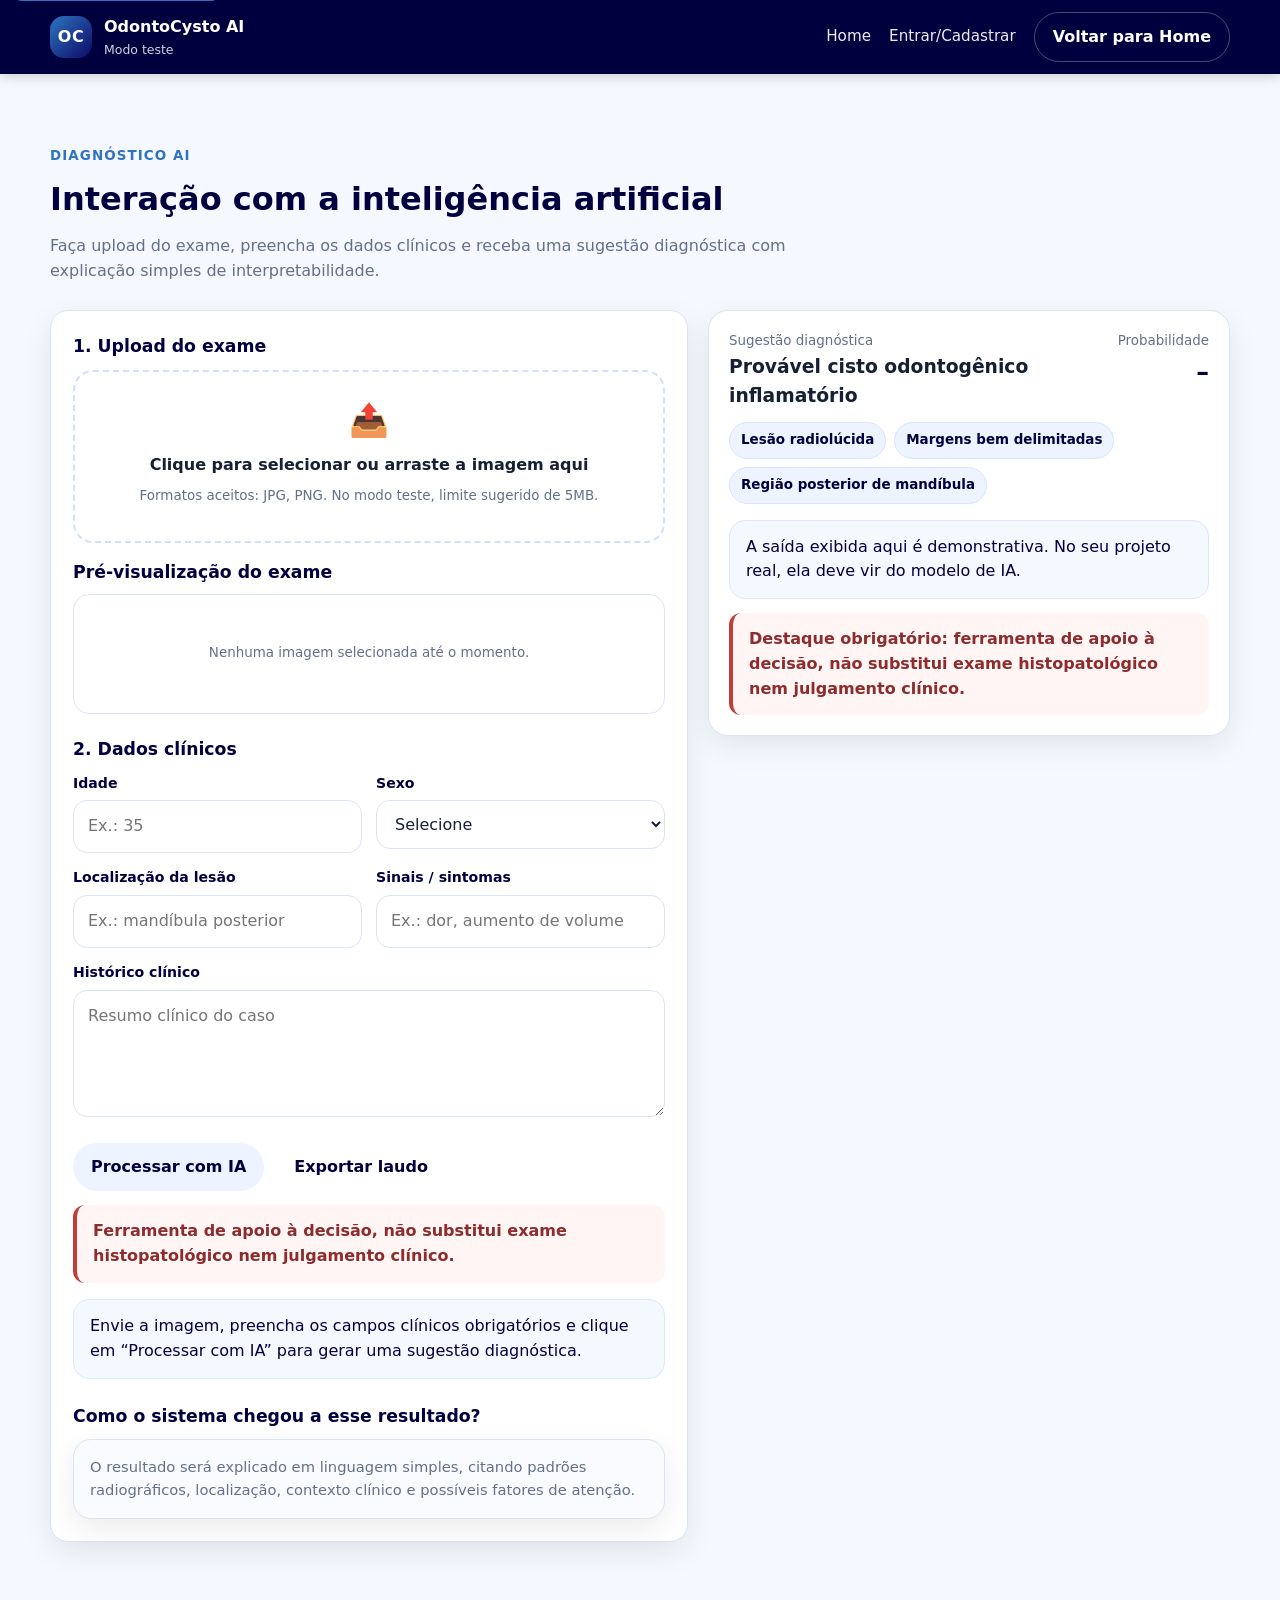
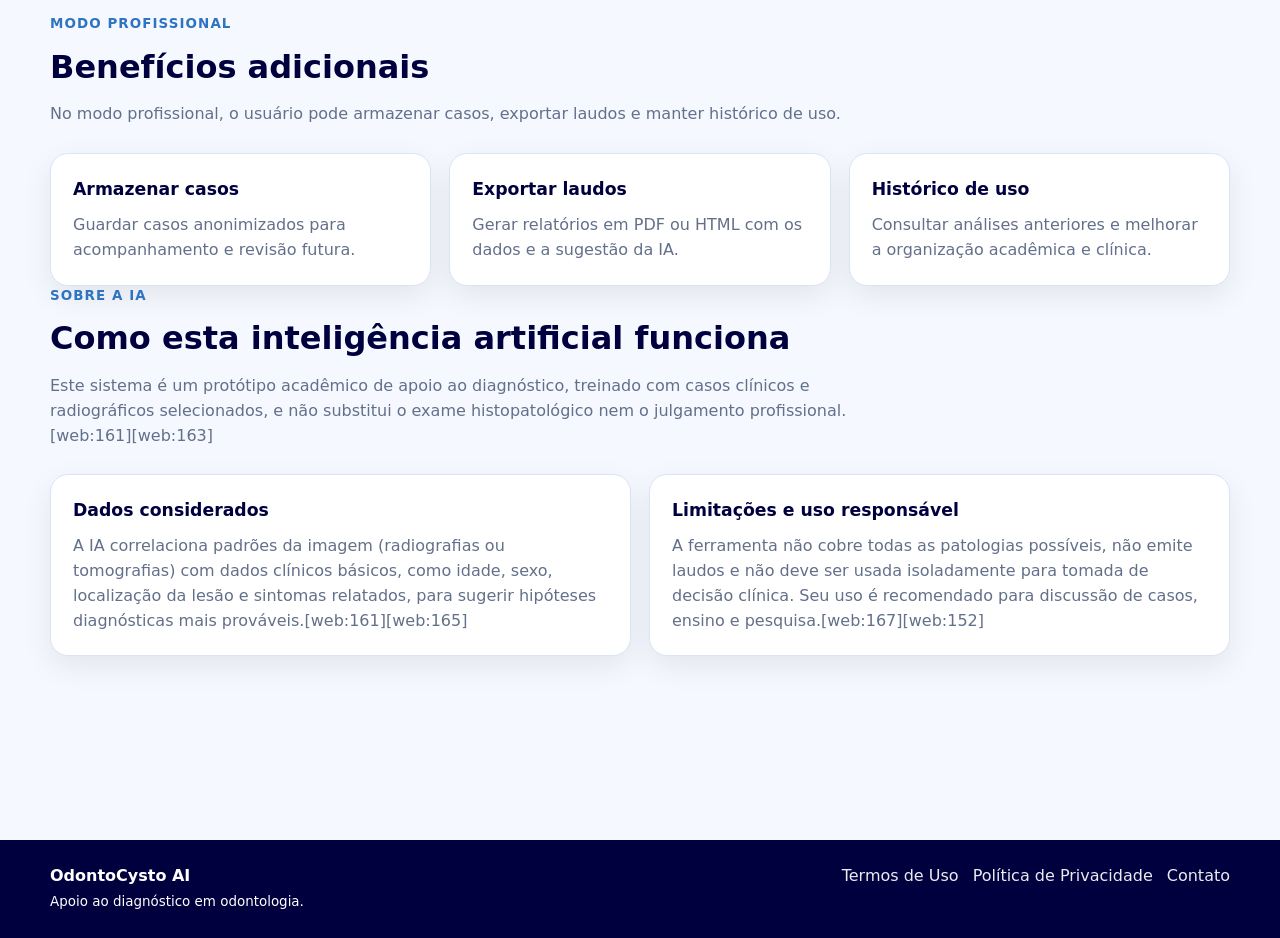
<file: public/diagnostico.html>
<!DOCTYPE html>
<html lang="pt-BR">
<head>
  <meta charset="UTF-8" />
  <meta name="viewport" content="width=device-width, initial-scale=1.0" />
  <title>OdontoCysto AI - Diagnóstico AI</title>
  <link rel="stylesheet" href="style.css" />
</head>
<body>
  <a class="skip-link" href="#conteudo-principal">Pular para o conteúdo</a>

  <header class="topbar">
    <div class="container topbar-inner">
      <div class="brand">
        <div class="brand-mark" aria-hidden="true">OC</div>
        <div class="brand-text">
          <strong>OdontoCysto AI</strong>
          <span data-mode-label>Modo teste</span>
        </div>
      </div>

      <nav class="nav" aria-label="Menu da página de diagnóstico">
        <a href="index.html">Home</a>
        <a href="login.html">Entrar/Cadastrar</a>
        <button class="btn btn-outline" data-open-home>Voltar para Home</button>
      </nav>
    </div>
  </header>

  <main id="conteudo-principal" class="section">
    <div class="container">
      <div class="section-title">
        <div class="kicker">Diagnóstico AI</div>
        <h2>Interação com a inteligência artificial</h2>
        <p>
          Faça upload do exame, preencha os dados clínicos e receba uma sugestão diagnóstica com explicação simples
          de interpretabilidade.
        </p>
      </div>

      <div class="diagnosis-layout">
        <!-- COLUNA ESQUERDA: INPUTS -->
        <section class="card">
          <h3>1. Upload do exame</h3>
          <div class="upload" data-upload>
            <div style="font-size:2rem;margin-bottom:8px;" aria-hidden="true">📤</div>
            <strong>Clique para selecionar ou arraste a imagem aqui</strong>
            <p class="tiny muted" style="margin-top:8px;">
              Formatos aceitos: JPG, PNG. No modo teste, limite sugerido de 5MB.
            </p>
            <input type="file" data-upload-input accept=".jpg,.jpeg,.png" aria-label="Enviar imagem do exame" />
            <p class="tiny" data-upload-text style="margin-top:10px;" aria-live="polite"></p>
          </div>

          <!-- PRÉ-VISUALIZAÇÃO DA IMAGEM -->
          <div style="margin-top:16px;">
            <h3 style="margin-bottom:8px;">Pré-visualização do exame</h3>
            <div style="border-radius:16px;border:1px solid var(--line);background:#fff;padding:12px;min-height:120px;display:flex;align-items:center;justify-content:center;">
              <img
                id="preview-exame"
                alt="Pré-visualização do exame enviado"
                style="max-width:100%;max-height:260px;display:none;border-radius:12px;"
              />
              <span id="preview-placeholder" class="tiny muted">
                Nenhuma imagem selecionada até o momento.
              </span>
            </div>
          </div>

          <!-- STATUS DE ANÁLISE -->
          <p id="status-analise" class="tiny muted" style="margin-top:8px;" aria-live="polite"></p>

          <h3 style="margin-top:22px;">2. Dados clínicos</h3>
          <div class="grid grid-2" style="gap:14px;">
            <div>
              <label class="label" for="idade">Idade</label>
              <input id="idade" class="input" type="number" min="0" max="120" placeholder="Ex.: 35" />
            </div>
            <div>
              <label class="label" for="sexo">Sexo</label>
              <select id="sexo" class="input">
                <option value="">Selecione</option>
                <option value="Feminino">Feminino</option>
                <option value="Masculino">Masculino</option>
                <option value="Não informado">Não informado</option>
              </select>
            </div>
            <div>
              <label class="label" for="localizacao">Localização da lesão</label>
              <input id="localizacao" class="input" type="text" placeholder="Ex.: mandíbula posterior" />
            </div>
            <div>
              <label class="label" for="sintomas">Sinais / sintomas</label>
              <input id="sintomas" class="input" type="text" placeholder="Ex.: dor, aumento de volume" />
            </div>
          </div>

          <div style="margin-top:14px;">
            <label class="label" for="hist">Histórico clínico</label>
            <textarea id="hist" class="input" rows="4" placeholder="Resumo clínico do caso"></textarea>
          </div>

          <div style="display:flex;gap:12px;flex-wrap:wrap;margin-top:18px;">
            <button class="btn btn-soft" data-process>Processar com IA</button>
            <button class="btn btn-primary" data-requires-professional>Exportar laudo</button>
          </div>

          <div class="warning">
            Ferramenta de apoio à decisão, não substitui exame histopatológico nem julgamento clínico.
          </div>

          <div data-status class="notice" style="margin-top:16px;" aria-live="polite">
            Envie a imagem, preencha os campos clínicos obrigatórios e clique em “Processar com IA” para gerar uma sugestão diagnóstica.
          </div>

          <h3 style="margin-top:24px;">Como o sistema chegou a esse resultado?</h3>
          <div class="card" style="padding:16px;margin-top:10px;background:#f9fbff;">
            <p class="small muted" data-result-explain>
              O resultado será explicado em linguagem simples, citando padrões radiográficos, localização,
              contexto clínico e possíveis fatores de atenção.
            </p>
          </div>
        </section>

        <!-- COLUNA DIREITA: RESULTADO -->
        <aside class="result-box">
          <div class="result-top">
            <div>
              <div class="tiny muted">Sugestão diagnóstica</div>
              <h3 data-result-title style="margin-bottom:0;">Provável cisto odontogênico inflamatório</h3>
            </div>
            <div style="text-align:right;">
              <div class="tiny muted">Probabilidade</div>
              <div class="big-prob" data-result-prob>–</div>
            </div>
          </div>

          <div class="pills" data-result-tags>
            <span class="pill">Lesão radiolúcida</span>
            <span class="pill">Margens bem delimitadas</span>
            <span class="pill">Região posterior de mandíbula</span>
          </div>

          <div class="notice" style="margin-top:16px;">
            A saída exibida aqui é demonstrativa. No seu projeto real, ela deve vir do modelo de IA.
          </div>

          <div class="warning">
            Destaque obrigatório: ferramenta de apoio à decisão, não substitui exame histopatológico nem julgamento clínico.
          </div>
        </aside>
      </div>

      <section class="section" style="padding-bottom:0;">
        <div class="section-title">
          <div class="kicker">Modo profissional</div>
          <h2>Benefícios adicionais</h2>
          <p>
            No modo profissional, o usuário pode armazenar casos, exportar laudos e manter histórico de uso.
          </p>
        </div>

        <div class="grid grid-3">
          <div class="card">
            <h3>Armazenar casos</h3>
            <p>Guardar casos anonimizados para acompanhamento e revisão futura.</p>
          </div>
          <div class="card">
            <h3>Exportar laudos</h3>
            <p>Gerar relatórios em PDF ou HTML com os dados e a sugestão da IA.</p>
          </div>
          <div class="card">
            <h3>Histórico de uso</h3>
            <p>Consultar análises anteriores e melhorar a organização acadêmica e clínica.</p>
          </div>
        </div>
      </section>
    </div>

    <!-- SOBRE A IA -->
    <section class="section" style="padding-top:0;">
      <div class="container">
        <div class="section-title">
          <div class="kicker">Sobre a IA</div>
          <h2>Como esta inteligência artificial funciona</h2>
          <p>
            Este sistema é um protótipo acadêmico de apoio ao diagnóstico, treinado com casos clínicos e radiográficos
            selecionados, e não substitui o exame histopatológico nem o julgamento profissional.[web:161][web:163]
          </p>
        </div>

        <div class="grid grid-2">
          <div class="card">
            <h3>Dados considerados</h3>
            <p>
              A IA correlaciona padrões da imagem (radiografias ou tomografias) com dados clínicos básicos, como idade,
              sexo, localização da lesão e sintomas relatados, para sugerir hipóteses diagnósticas mais prováveis.[web:161][web:165]
            </p>
          </div>
          <div class="card">
            <h3>Limitações e uso responsável</h3>
            <p>
              A ferramenta não cobre todas as patologias possíveis, não emite laudos e não deve ser usada isoladamente
              para tomada de decisão clínica. Seu uso é recomendado para discussão de casos, ensino e pesquisa.[web:167][web:152]
            </p>
          </div>
        </div>
      </div>
    </section>
  </main>

  <footer class="footer">
    <div class="container footer-inner">
      <div>
        <strong>OdontoCysto AI</strong><br />
        <span class="tiny">Apoio ao diagnóstico em odontologia.</span>
      </div>
      <div style="display:flex;gap:14px;flex-wrap:wrap;">
        <a href="#">Termos de Uso</a>
        <a href="#">Política de Privacidade</a>
        <a href="index.html#suporte">Contato</a>
      </div>
    </div>
  </footer>

  <script src="script.js"></script>
</body>
</html>
</file>
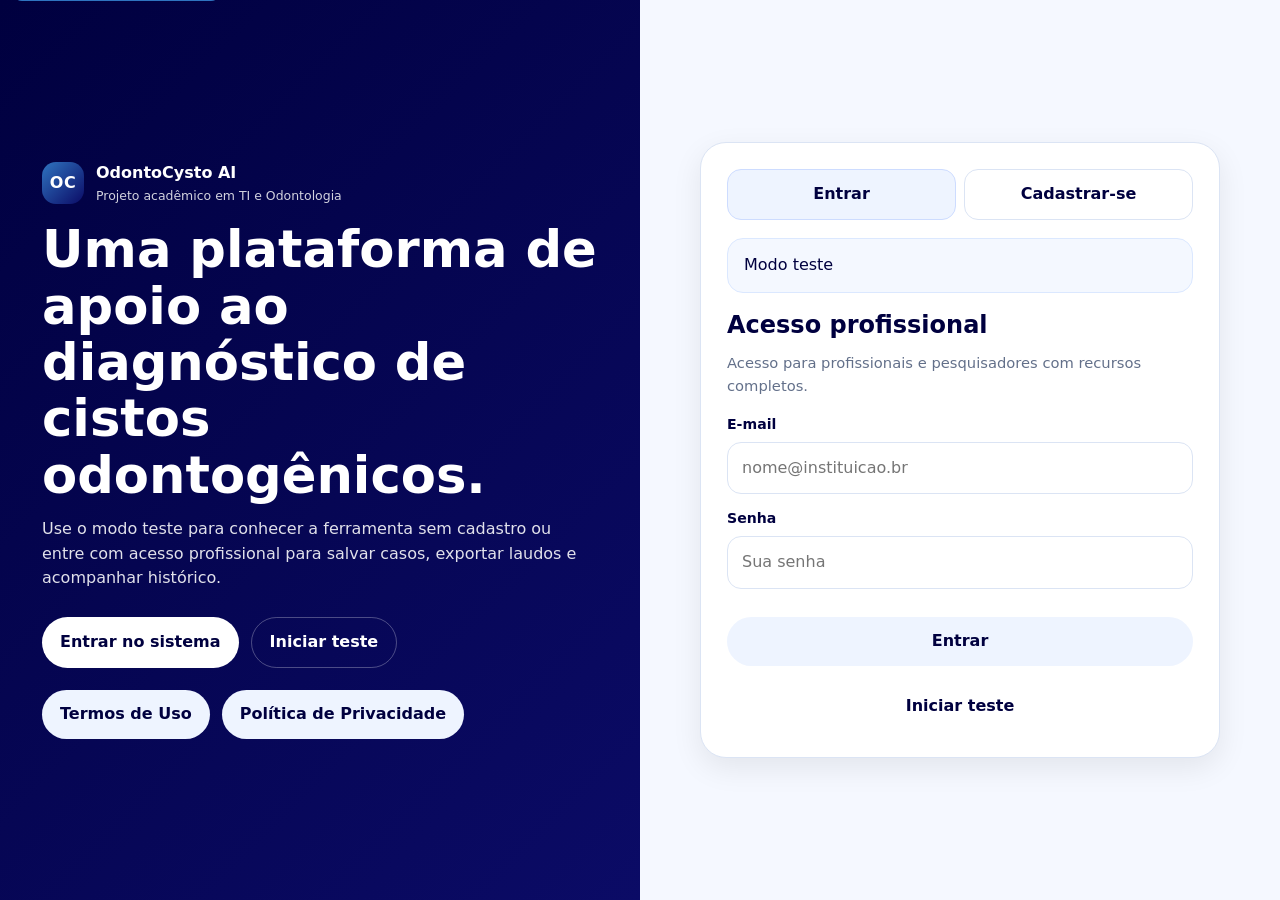
<file: public/login.html>
<!DOCTYPE html>
<html lang="pt-BR">
<head>
  <meta charset="UTF-8" />
  <meta name="viewport" content="width=device-width, initial-scale=1.0" />
  <title>OdontoCysto AI - Acesso</title>
  <link rel="stylesheet" href="style.css" />
</head>
<body>
  <a class="skip-link" href="#conteudo-principal">Pular para o conteúdo</a>

  <div class="auth-shell">
    <section class="auth-left" aria-labelledby="titulo-apresentacao">
      <div class="brand">
        <div class="brand-mark" aria-hidden="true">OC</div>
        <div class="brand-text">
          <strong>OdontoCysto AI</strong>
          <span>Projeto acadêmico em TI e Odontologia</span>
        </div>
      </div>

      <h1 id="titulo-apresentacao">Uma plataforma de apoio ao diagnóstico de cistos odontogênicos.</h1>
      <p>
        Use o modo teste para conhecer a ferramenta sem cadastro ou entre com acesso profissional para salvar
        casos, exportar laudos e acompanhar histórico.
      </p>

      <div class="hero-actions">
        <button class="btn btn-primary" data-open-home>Entrar no sistema</button>
        <button class="btn btn-outline" data-open-diagnostico>Iniciar teste</button>
      </div>

      <div style="margin-top:22px;display:flex;gap:12px;flex-wrap:wrap;">
        <a class="btn btn-soft" href="#" aria-label="Abrir termos de uso">Termos de Uso</a>
        <a class="btn btn-soft" href="#" aria-label="Abrir política de privacidade">Política de Privacidade</a>
      </div>
    </section>

    <section class="auth-right" id="conteudo-principal">
      <div class="auth-card">
        <div class="tabs" role="tablist" aria-label="Opções de acesso">
          <button class="tab-btn active" data-tab="login" role="tab" aria-selected="true">Entrar</button>
          <button class="tab-btn" data-tab="cadastro" role="tab" aria-selected="false">Cadastrar-se</button>
        </div>

        <div class="notice" data-mode-label>Modo teste</div>

        <div class="tab-panel active" data-panel="login" role="tabpanel">
          <h2 style="color:var(--primary);margin-bottom:8px;">Acesso profissional</h2>
          <p class="muted small" style="margin-bottom:16px;">
            Acesso para profissionais e pesquisadores com recursos completos.
          </p>

          <div class="form">
            <div>
              <label class="label" for="loginEmail">E-mail</label>
              <input id="loginEmail" class="input" type="email" placeholder="nome@instituicao.br" autocomplete="email" />
            </div>
            <div>
              <label class="label" for="loginSenha">Senha</label>
              <input id="loginSenha" class="input" type="password" placeholder="Sua senha" autocomplete="current-password" />
            </div>
            <div data-login-msg aria-live="polite"></div>
            <button class="btn btn-soft btn-block" data-login>Entrar</button>
            <button class="btn btn-primary btn-block" data-open-diagnostico style="margin-top:2px;">Iniciar teste</button>
          </div>
        </div>

        <div class="tab-panel" data-panel="cadastro" role="tabpanel">
          <h2 style="color:var(--primary);margin-bottom:8px;">Criar conta</h2>
          <p class="muted small" style="margin-bottom:16px;">
            O cadastro é voltado para uso profissional e acadêmico.
          </p>

          <div class="form">
            <div>
              <label class="label" for="cadNome">Nome completo</label>
              <input id="cadNome" class="input" type="text" autocomplete="name" />
            </div>
            <div>
              <label class="label" for="cadProfissao">Profissão / vínculo</label>
              <input id="cadProfissao" class="input" type="text" />
            </div>
            <div>
              <label class="label" for="cadEmail">E-mail institucional</label>
              <input id="cadEmail" class="input" type="email" autocomplete="email" />
            </div>
            <div>
              <label class="label" for="cadInstituicao">Instituição</label>
              <input id="cadInstituicao" class="input" type="text" />
            </div>
            <div>
              <label class="label" for="cadSenha">Senha</label>
              <input id="cadSenha" class="input" type="password" autocomplete="new-password" />
            </div>
            <div>
              <label class="label" for="cadConfirmaSenha">Confirmar senha</label>
              <input id="cadConfirmaSenha" class="input" type="password" autocomplete="new-password" />
            </div>
            <label class="tiny" style="display:flex;gap:10px;align-items:flex-start;">
              <input id="cadConcordo" type="checkbox" style="margin-top:4px;" />
              Declaro que li e concordo com os Termos de Uso e a Política de Privacidade.
            </label>
            <div data-cadastro-msg aria-live="polite"></div>
            <button class="btn btn-soft btn-block" data-cadastro>Concluir cadastro</button>
          </div>
        </div>
      </div>
    </section>
  </div>

  <script src="script.js"></script>
</body>
</html>
</file>
<file: public/style.css>
:root{
  --primary:#00003F;
  --primary-2:#0b0b66;
  --primary-3:#174c9b;
  --primary-4:#2f74c0;
  --bg:#f5f8ff;
  --surface:#ffffff;
  --surface-2:#eef4ff;
  --text:#162033;
  --muted:#63708a;
  --line:#dbe4f4;
  --success:#1f8a5b;
  --danger:#c43d3d;
  --shadow:0 10px 30px rgba(0,0,0,.08);
  --radius:18px;
}

*{box-sizing:border-box;margin:0;padding:0}
html{scroll-behavior:smooth}
body{
  font-family:system-ui,-apple-system,Segoe UI,Roboto,Arial,sans-serif;
  background:var(--bg);
  color:var(--text);
  line-height:1.55;
}
a{text-decoration:none;color:inherit}
button,input,select,textarea{font:inherit}
img{max-width:100%;display:block}

.skip-link{
  position:absolute;
  left:12px;
  top:-48px;
  background:#fff;
  color:var(--primary);
  padding:10px 14px;
  border-radius:10px;
  border:2px solid var(--primary-4);
  z-index:999;
  transition:top .2s ease;
}
.skip-link:focus{top:12px}

.container{
  width:min(1180px,calc(100% - 32px));
  margin:0 auto;
}

.topbar{
  background:var(--primary);
  color:#fff;
  position:sticky;
  top:0;
  z-index:20;
  box-shadow:0 2px 12px rgba(0,0,0,.18);
}

.topbar-inner{
  display:flex;
  align-items:center;
  justify-content:space-between;
  gap:16px;
  min-height:74px;
}

.brand{
  display:flex;
  align-items:center;
  gap:12px;
}
.brand-mark{
  width:42px;height:42px;border-radius:14px;
  background:linear-gradient(135deg,var(--primary-4),var(--primary-2));
  display:grid;place-items:center;
  font-weight:800;
  letter-spacing:.5px;
  color:#fff;
  cursor:pointer;
  transition:.2s ease;
}
.brand-mark:hover{transform:translateY(-1px) scale(1.03)}
.brand-mark:focus-visible,
.btn:focus-visible,
.tab-btn:focus-visible,
.faq-q:focus-visible,
input:focus-visible,
select:focus-visible,
textarea:focus-visible,
a:focus-visible{
  outline:3px solid #ffffff;
  outline-offset:3px;
}
.brand-text strong{display:block;font-size:1rem}
.brand-text span{display:block;font-size:.78rem;opacity:.82}

.nav{
  display:flex;
  align-items:center;
  gap:18px;
  flex-wrap:wrap;
  justify-content:flex-end;
}
.nav a{
  color:#fff;
  font-size:.95rem;
  opacity:.92;
}
.nav a:hover{opacity:1;text-decoration:underline}

.btn{
  border:0;
  cursor:pointer;
  border-radius:999px;
  padding:12px 18px;
  transition:.2s ease;
  display:inline-flex;
  align-items:center;
  justify-content:center;
  gap:8px;
  font-weight:600;
}
.btn:hover{transform:translateY(-1px)}
.btn-primary{
  background:#fff;
  color:var(--primary);
}
.btn-primary:hover{background:#eff4ff}
.btn-outline{
  background:transparent;
  color:#fff;
  border:1px solid rgba(255,255,255,.28);
}
.btn-outline:hover{background:rgba(255,255,255,.08)}
.btn-soft{
  background:var(--surface-2);
  color:var(--primary);
}
.btn-soft:hover{background:#e3ecff}
.btn-block{width:100%}

.hero{
  background:
    radial-gradient(circle at top right, rgba(47,116,192,.25), transparent 32%),
    linear-gradient(135deg, var(--primary), var(--primary-2));
  color:#fff;
  padding:72px 0 54px;
}
.hero-grid{
  display:grid;
  grid-template-columns:1.2fr .8fr;
  gap:34px;
  align-items:center;
}
.eyebrow{
  display:inline-flex;
  gap:8px;
  align-items:center;
  padding:7px 12px;
  border-radius:999px;
  background:rgba(255,255,255,.1);
  border:1px solid rgba(255,255,255,.15);
  font-size:.84rem;
  margin-bottom:18px;
}
.hero h1{
  font-size:clamp(2rem,4vw,3.5rem);
  line-height:1.08;
  margin-bottom:16px;
}
.hero p{
  font-size:1.02rem;
  color:rgba(255,255,255,.88);
  max-width:700px;
}
.hero-actions{
  display:flex;
  flex-wrap:wrap;
  gap:12px;
  margin-top:26px;
}
.hero-card{
  background:rgba(255,255,255,.09);
  border:1px solid rgba(255,255,255,.14);
  border-radius:24px;
  padding:22px;
  box-shadow:var(--shadow);
  backdrop-filter:blur(10px);
}
.hero-card h3{
  font-size:1.06rem;
  margin-bottom:10px;
}
.hero-card ul{
  list-style:none;
  display:grid;
  gap:10px;
}
.hero-card li{
  display:flex;
  gap:10px;
  align-items:flex-start;
  color:rgba(255,255,255,.9);
  font-size:.95rem;
}
.hero-card .dot{
  width:18px;height:18px;border-radius:50%;
  background:rgba(255,255,255,.16);
  display:grid;place-items:center;
  flex:0 0 18px;
  margin-top:2px;
}

.section{
  padding:72px 0;
}
.section-title{
  margin-bottom:26px;
}
.section-title .kicker{
  color:var(--primary-4);
  font-weight:800;
  letter-spacing:.08em;
  text-transform:uppercase;
  font-size:.84rem;
  margin-bottom:8px;
}
.section-title h2{
  font-size:clamp(1.6rem,2.5vw,2.5rem);
  margin-bottom:10px;
  color:var(--primary);
}
.section-title p{
  color:var(--muted);
  max-width:820px;
}

.grid{
  display:grid;
  gap:18px;
}
.grid-2{grid-template-columns:repeat(2,minmax(0,1fr))}
.grid-3{grid-template-columns:repeat(3,minmax(0,1fr))}
.grid-4{grid-template-columns:repeat(4,minmax(0,1fr))}

.card{
  background:var(--surface);
  border:1px solid var(--line);
  border-radius:var(--radius);
  padding:22px;
  box-shadow:var(--shadow);
}
.card h3{
  color:var(--primary);
  margin-bottom:10px;
  font-size:1.08rem;
}
.card p{color:var(--muted)}

.muted{color:var(--muted)}
.small{font-size:.92rem}
.tiny{font-size:.84rem}

.pills{
  display:flex;
  flex-wrap:wrap;
  gap:8px;
  margin-top:12px;
}
.pill{
  padding:7px 11px;
  border-radius:999px;
  background:var(--surface-2);
  color:var(--primary);
  font-size:.84rem;
  font-weight:600;
  border:1px solid #d8e5ff;
}

.table-wrap{
  overflow:auto;
  border-radius:var(--radius);
  border:1px solid var(--line);
  background:var(--surface);
  box-shadow:var(--shadow);
}
table{
  width:100%;
  border-collapse:collapse;
  min-width:760px;
}
th,td{
  padding:14px 14px;
  border-bottom:1px solid var(--line);
  text-align:left;
  vertical-align:top;
}
th{
  background:var(--surface-2);
  color:var(--primary);
  font-size:.92rem;
}
tr:last-child td{border-bottom:0}

.team-header{
  max-width:760px;
  margin-bottom:30px;
}
.team-header .kicker{
  color:var(--primary-4);
  font-weight:800;
  letter-spacing:.08em;
  text-transform:uppercase;
  font-size:.84rem;
  margin-bottom:10px;
}
.team-header h2{
  font-size:clamp(1.8rem,3vw,2.8rem);
  color:var(--primary);
  margin-bottom:14px;
}
.team-header p{
  color:var(--muted);
  font-size:1.03rem;
}

.team-grid{
  display:grid;
  grid-template-columns:repeat(4,minmax(0,1fr));
  gap:20px;
}
.team-card{
  background:#fff;
  border:1px solid #edf1f8;
  border-radius:20px;
  padding:26px 18px 22px;
  text-align:center;
  box-shadow:0 8px 24px rgba(18,30,62,.08);
}
.avatar{
  width:84px;height:84px;
  border-radius:50%;
  margin:0 auto 18px;
  display:grid;
  place-items:center;
  color:#fff;
  font-size:1.35rem;
  font-weight:800;
  border:5px solid #e9f1fb;
  background:linear-gradient(135deg, var(--primary), var(--primary-4));
}
.avatar.alt{background:linear-gradient(135deg, var(--primary-4), #4b8fe3)}
.team-card h3{
  font-size:1.02rem;
  margin-bottom:8px;
}
.role{
  color:var(--primary-4);
  font-weight:700;
  font-size:.95rem;
  margin-bottom:6px;
}
.affiliation{
  color:var(--muted);
  font-size:.93rem;
}

.faq-item{
  border:1px solid var(--line);
  border-radius:16px;
  background:#fff;
  overflow:hidden;
}
.faq-q{
  width:100%;
  display:flex;
  justify-content:space-between;
  align-items:center;
  padding:16px 18px;
  background:#fff;
  border:0;
  cursor:pointer;
  color:var(--primary);
  font-weight:700;
}
.faq-q[aria-expanded="true"]{
  background:var(--surface-2);
}
.faq-a{
  display:none;
  padding:0 18px 18px;
  color:var(--muted);
}
.faq-item.open .faq-a{display:block}

.form{
  display:grid;
  gap:14px;
}
.input{
  width:100%;
  border:1px solid var(--line);
  background:#fff;
  border-radius:14px;
  padding:13px 14px;
  color:var(--text);
}
.input:focus{
  outline:none;
  border-color:var(--primary-4);
  box-shadow:0 0 0 4px rgba(47,116,192,.12);
}
.label{
  font-size:.88rem;
  color:var(--primary);
  font-weight:700;
  margin-bottom:6px;
  display:block;
}
.auth-shell{
  min-height:100vh;
  display:grid;
  grid-template-columns:1fr 1fr;
}
.auth-left{
  background:linear-gradient(135deg,var(--primary),var(--primary-2));
  color:#fff;
  padding:42px;
  display:flex;
  flex-direction:column;
  justify-content:center;
}
.auth-left h1{
  font-size:clamp(2rem,4vw,3.3rem);
  line-height:1.1;
  margin:16px 0 14px;
}
.auth-left p{color:rgba(255,255,255,.88);max-width:580px}
.auth-right{
  background:var(--bg);
  padding:42px;
  display:flex;
  align-items:center;
  justify-content:center;
}
.auth-card{
  width:min(520px,100%);
  background:#fff;
  border:1px solid var(--line);
  border-radius:26px;
  box-shadow:var(--shadow);
  padding:26px;
}
.tabs{
  display:grid;
  grid-template-columns:1fr 1fr;
  gap:8px;
  margin-bottom:18px;
}
.tab-btn{
  border:1px solid var(--line);
  background:#fff;
  border-radius:14px;
  padding:12px 14px;
  font-weight:700;
  cursor:pointer;
  color:var(--primary);
}
.tab-btn.active{
  background:var(--surface-2);
  border-color:#cddcff;
}
.tab-panel{display:none}
.tab-panel.active{display:block}
.notice{
  border-radius:16px;
  padding:14px 16px;
  margin:14px 0;
  border:1px solid #dbe8ff;
  background:#f4f8ff;
  color:var(--primary);
}
.notice.success{
  background:#eefaf4;
  border-color:#ccefdc;
  color:var(--success);
}
.notice.error{
  background:#fff1f1;
  border-color:#ffd0d0;
  color:var(--danger);
}

.diagnosis-layout{
  display:grid;
  grid-template-columns:1.1fr .9fr;
  gap:20px;
  align-items:start;
}
.upload{
  border:2px dashed #cfe0ff;
  border-radius:20px;
  background:#fff;
  padding:24px;
  text-align:center;
}
.upload.dragover{background:#f3f7ff;border-color:var(--primary-4)}
.upload input{display:none}

.badge{
  display:inline-flex;
  align-items:center;
  gap:7px;
  border-radius:999px;
  padding:7px 11px;
  font-size:.84rem;
  font-weight:700;
  background:var(--surface-2);
  color:var(--primary);
}
.badge.warn{
  background:#fff4e5;
  color:#945900;
}
.badge.ok{
  background:#edf9f1;
  color:#197248;
}

.result-box{
  background:#fff;
  border:1px solid var(--line);
  border-radius:20px;
  padding:20px;
  box-shadow:var(--shadow);
}
.result-top{
  display:flex;
  justify-content:space-between;
  gap:12px;
  align-items:flex-start;
  margin-bottom:12px;
}
.big-prob{
  color:var(--primary);
  font-size:1.6rem;
  font-weight:900;
}
.warning{
  margin-top:14px;
  padding:14px 16px;
  border-left:4px solid var(--danger);
  background:#fff5f5;
  border-radius:12px;
  color:#8d2c2c;
  font-weight:700;
}

.footer{
  background:var(--primary);
  color:#fff;
  padding:24px 0;
  margin-top:40px;
}
.footer-inner{
  display:flex;
  flex-wrap:wrap;
  justify-content:space-between;
  gap:18px;
  align-items:flex-start;
}
.footer a{color:#fff;opacity:.92}
.footer a:hover{opacity:1;text-decoration:underline}

.hidden{display:none !important}

@media (max-width: 1024px){
  .hero-grid,.diagnosis-layout,.auth-shell,.grid-4,.team-grid{
    grid-template-columns:1fr 1fr;
  }
}
@media (max-width: 768px){
  .hero-grid,.diagnosis-layout,.auth-shell,.grid-2,.grid-3,.grid-4,.team-grid{
    grid-template-columns:1fr;
  }
  .topbar-inner{
    flex-direction:column;
    align-items:flex-start;
    padding:14px 0;
  }
  .nav{
    width:100%;
    justify-content:flex-start;
  }
  .auth-left,.auth-right{
    padding:24px 18px;
  }
}

@media (prefers-reduced-motion: reduce){
  html{scroll-behavior:auto}
  *, *::before, *::after{
    animation:none !important;
    transition:none !important;
  }
}
</file>
